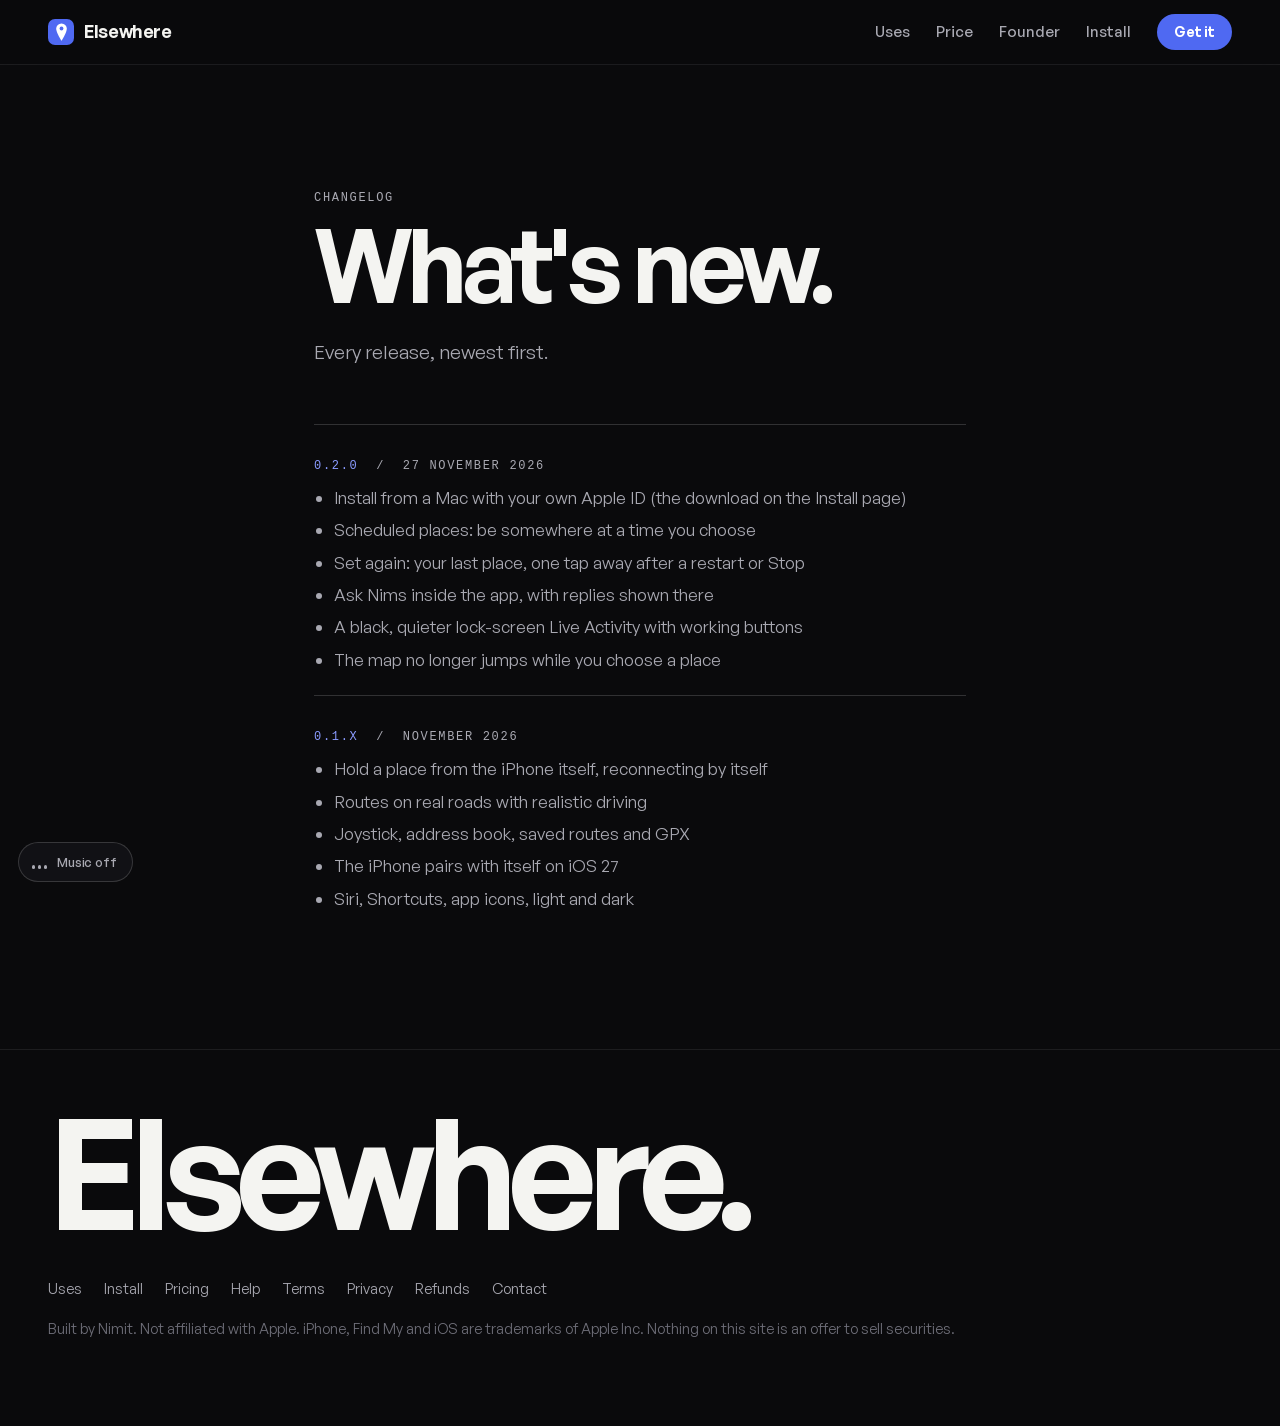
<file: changelog.html>
<!doctype html>
<html lang="en">
<head>
<meta charset="utf-8">
<meta http-equiv="Content-Security-Policy" content="default-src 'self'; script-src 'self' 'unsafe-inline' https://cdn.jsdelivr.net; style-src 'self' 'unsafe-inline'; font-src 'self'; img-src 'self' data: https:; connect-src 'self' https://btatbozstmkrfsfphriy.supabase.co https://polar.sh https://*.polar.sh; frame-src https://polar.sh https://*.polar.sh; form-action 'self'; base-uri 'self'; object-src 'none'">
<meta name="referrer" content="strict-origin-when-cross-origin">
<meta name="viewport" content="width=device-width, initial-scale=1, viewport-fit=cover">
<title>What's new. Elsewhere</title>
<meta name="description" content="Elsewhere sets your own iPhone's location, from the iPhone itself, and holds it. Find My and every other app see the place you picked. No jailbreak, no computer after setup.">
<link rel="canonical" href="https://elsewheres.live/changelog">
<link rel="preload" href="/fonts/general-sans-600.woff2" as="font" type="font/woff2" crossorigin>
<link rel="preload" href="/fonts/general-sans-400.woff2" as="font" type="font/woff2" crossorigin>
<link rel="stylesheet" href="/style.css">
<link rel="icon" href="/mark.svg" type="image/svg+xml">
<meta name="theme-color" content="#0a0a0c">
<meta property="og:title" content="Elsewhere. Be anywhere. Stay put.">
<meta property="og:description" content="Pick a place on the map. Your iPhone reports it to Find My and every other app, and stays there.">
<meta property="og:url" content="https://elsewheres.live/">
<meta property="og:type" content="website">
<meta property="og:image" content="https://elsewheres.live/og.png">
<meta property="og:image:width" content="1200">
<meta property="og:image:height" content="630">
<meta name="twitter:card" content="summary_large_image">
</head>
<body class="page">
<header>
  <div class="wrap">
    <a class="brand" href="/">
      <span class="mark"><svg viewBox="156 126 88 132" aria-hidden="true"><path d="M200,252 C200,252 164,196 164,170 A36,36 0 1 1 236,170 C236,196 200,252 200,252 Z" fill="#fff"/><circle cx="200" cy="168" r="13" fill="#4f69f2"/></svg></span>
      Elsewhere
    </a>
    <nav>
      <a href="/uses" class="hide-small">Uses</a>
      <a href="/pricing"  class="hide-small">Price</a>
      <a href="/#founder"  class="hide-small">Founder</a>
      <a href="/install">Install</a>
      <a class="btn small blue" href="/pricing" >Get it</a>
    </nav>
  </div>
</header>
<main>
<section>
  <div class="wrap prose">
    <p class="label">Changelog</p>
    <h1><span class="line"><span>What's new.</span></span></h1>
    <p class="sub">Every release, newest first.</p>
    <div class="release"><p class="label"><b>0.2.0</b> &nbsp;/&nbsp; 27 November 2026</p><ul><li>Install from a Mac with your own Apple ID (the download on the Install page)</li><li>Scheduled places: be somewhere at a time you choose</li><li>Set again: your last place, one tap away after a restart or Stop</li><li>Ask Nims inside the app, with replies shown there</li><li>A black, quieter lock-screen Live Activity with working buttons</li><li>The map no longer jumps while you choose a place</li></ul></div><div class="release"><p class="label"><b>0.1.x</b> &nbsp;/&nbsp; November 2026</p><ul><li>Hold a place from the iPhone itself, reconnecting by itself</li><li>Routes on real roads with realistic driving</li><li>Joystick, address book, saved routes and GPX</li><li>The iPhone pairs with itself on iOS 27</li><li>Siri, Shortcuts, app icons, light and dark</li></ul></div>
  </div>
</section>
</main>
<footer>
  <div class="wrap">
    <p class="big">Elsewhere.</p>
    <div class="links">
      <a href="/uses">Uses</a>
      <a href="/install">Install</a>
      <a href="/pricing">Pricing</a>
      <a href="/help">Help</a>
      <a href="/terms">Terms</a>
      <a href="/privacy">Privacy</a>
      <a href="/refunds">Refunds</a>
      <a href="mailto:nanimswa@gmail.com">Contact</a>
    </div>
    <p>Built by Nimit. Not affiliated with Apple. iPhone, Find My and iOS are trademarks of Apple Inc. Nothing on this site is an offer to sell securities.</p>
  </div>
</footer>
<script src="/phone.js" defer></script>
<script src="/sound.js" defer></script>
</body>
</html>
</file>
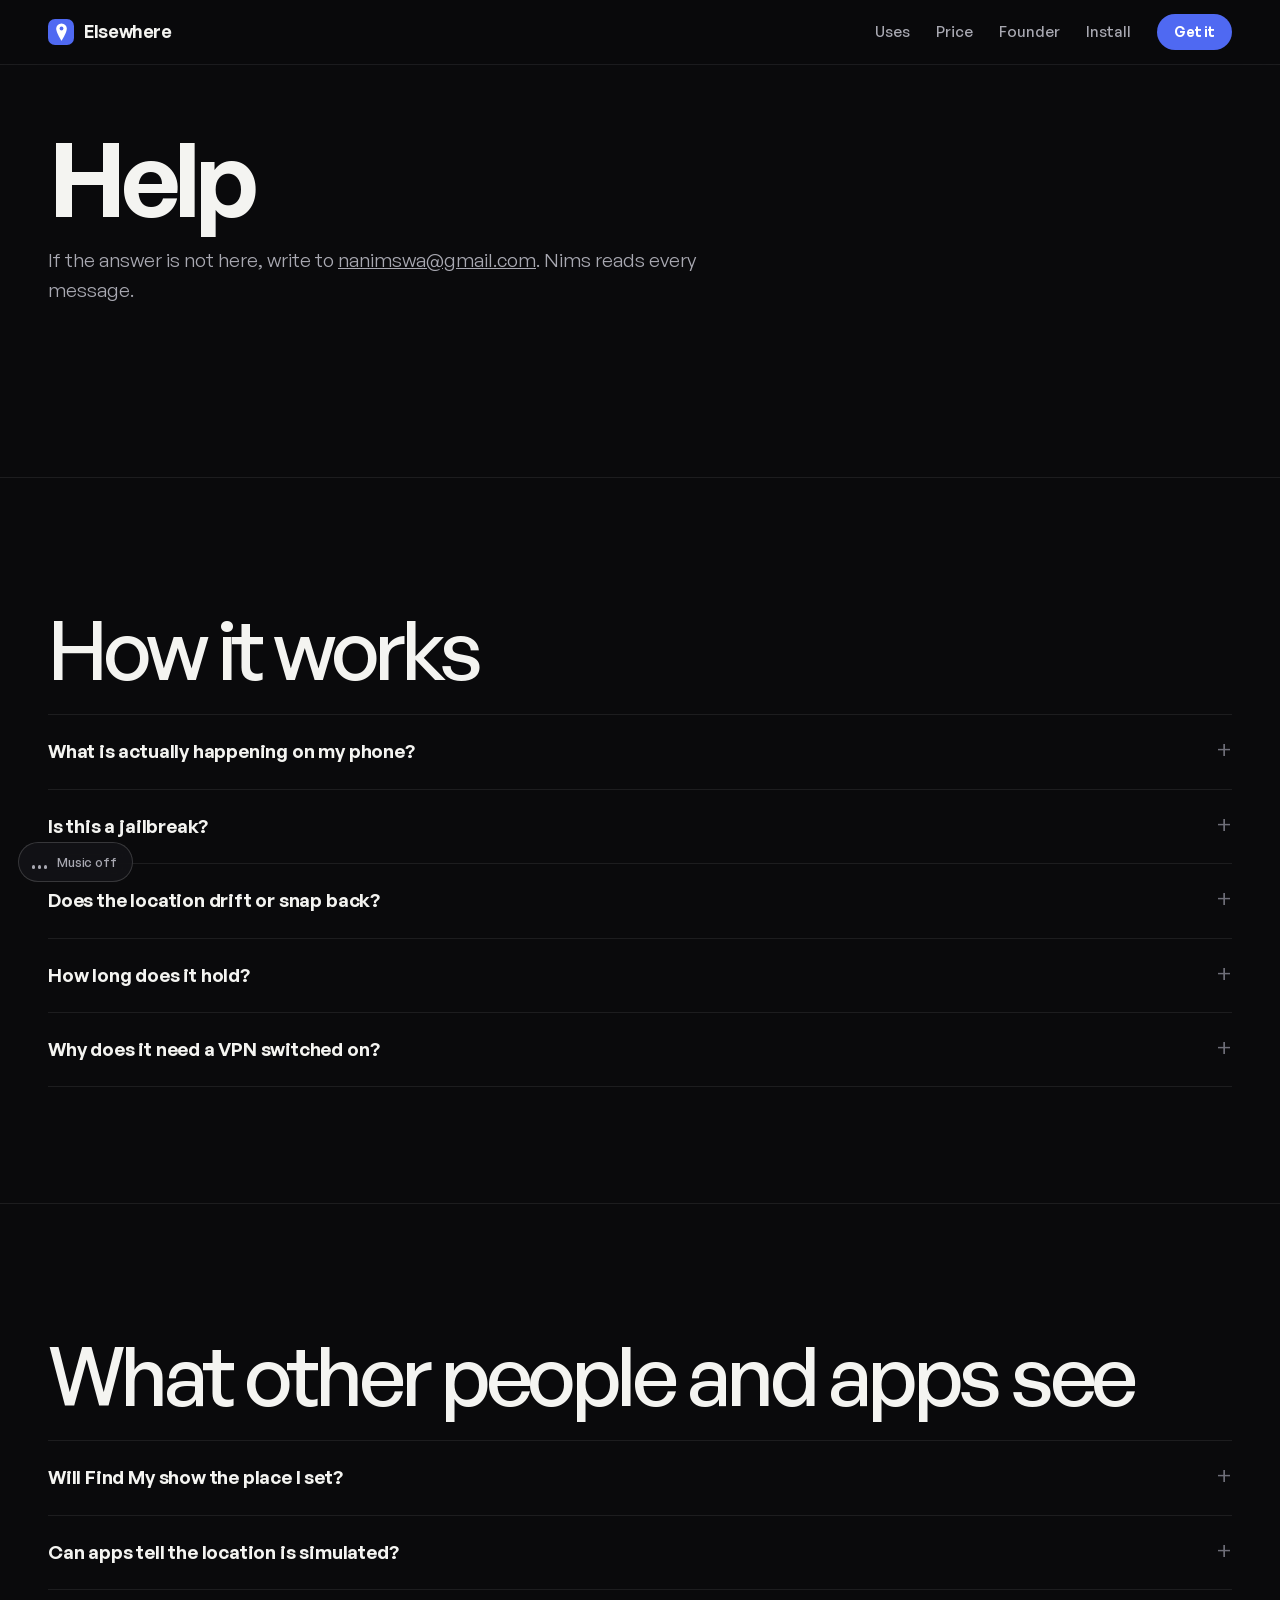
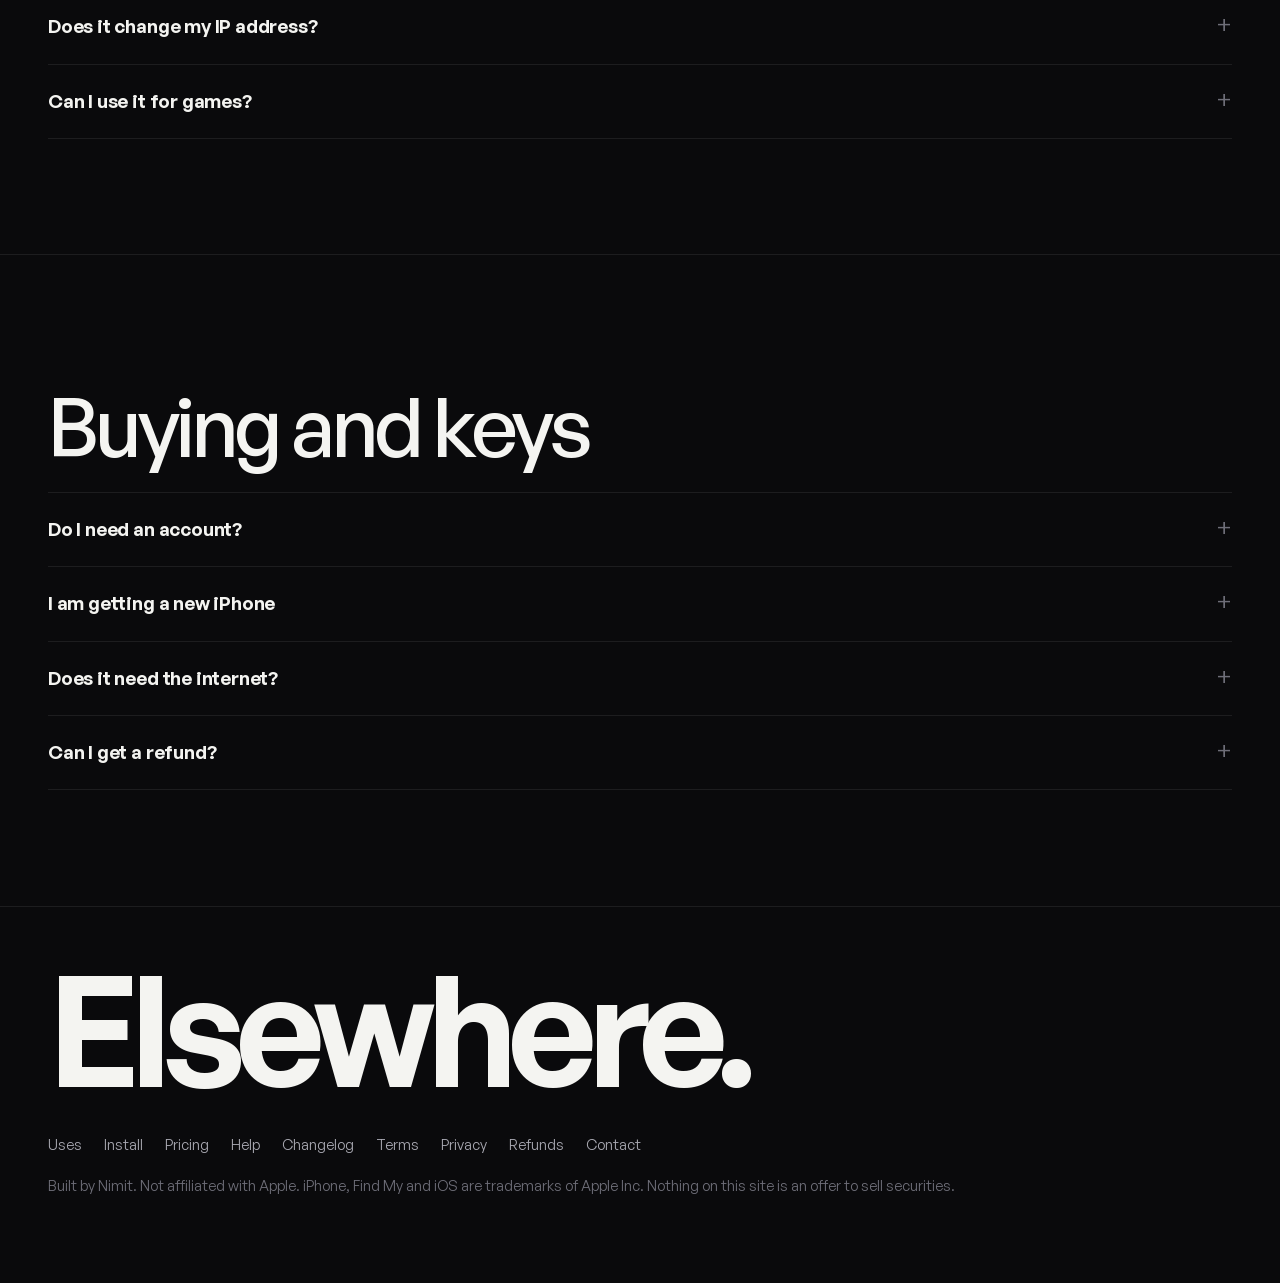
<file: help.html>
<!doctype html>
<html lang="en">
<head>
<meta charset="utf-8">
<meta http-equiv="Content-Security-Policy" content="default-src 'self'; script-src 'self' 'unsafe-inline' https://cdn.jsdelivr.net; style-src 'self' 'unsafe-inline'; font-src 'self'; img-src 'self' data: https:; connect-src 'self' https://btatbozstmkrfsfphriy.supabase.co https://polar.sh https://*.polar.sh; frame-src https://polar.sh https://*.polar.sh; form-action 'self'; base-uri 'self'; object-src 'none'">
<meta name="referrer" content="strict-origin-when-cross-origin">
<meta name="viewport" content="width=device-width, initial-scale=1">
<title>Help. Elsewhere</title>
<meta name="description" content="Answers about Elsewhere: how it sets an iPhone's location, whether it holds, what Find My shows, which apps can tell, and what to do when it will not connect.">
<link rel="canonical" href="https://elsewheres.live/help">
<link rel="stylesheet" href="/style.css">
<link rel="icon" href="/mark.svg" type="image/svg+xml">
<meta property="og:image" content="https://elsewheres.live/og.png">
<meta property="og:image:width" content="1200">
<meta property="og:image:height" content="630">
<meta name="twitter:card" content="summary_large_image">
</head>
<body class="page">

<header>
  <div class="wrap">
    <a class="brand" href="/">
      <span class="mark"><svg viewBox="156 126 88 132" aria-hidden="true"><path d="M200,252 C200,252 164,196 164,170 A36,36 0 1 1 236,170 C236,196 200,252 200,252 Z" fill="#fff"/><circle cx="200" cy="168" r="13" fill="#4f69f2"/></svg></span>
      Elsewhere
    </a>
    <nav>
      <a href="/uses" class="hide-small">Uses</a>
      <a href="/pricing" class="hide-small">Price</a>
      <a href="/#founder" class="hide-small">Founder</a>
      <a href="/install">Install</a>
      <a class="btn small blue" href="/pricing">Get it</a>
    </nav>
  </div>
</header>
<main>

<section class="plain" style="padding-top:56px">
  <div class="wrap">
    <h1>Help</h1>
    <p class="sub">If the answer is not here, write to
    <a href="mailto:nanimswa@gmail.com">nanimswa@gmail.com</a>. Nims reads every message.</p>
  </div>
</section>

<section>
  <div class="wrap">
    <h2>How it works</h2>
    <details>
      <summary>What is actually happening on my phone?</summary>
      <p>iOS has a location simulation tool that Apple built for developers testing apps. Normally
      a Mac drives it over a cable. Elsewhere drives it from the phone itself, over a connection
      that loops back into the phone, so no Mac is involved.</p>
    </details>
    <details>
      <summary>Is this a jailbreak?</summary>
      <p>No. Nothing is unlocked, patched or installed into iOS. You turn on a switch Apple put in
      Settings, and you can turn it off again whenever you want.</p>
    </details>
    <details>
      <summary>Does the location drift or snap back?</summary>
      <p>It should not. iOS forgets a simulated location the moment the connection closes, so
      Elsewhere holds the connection open, sends the same place again, and reconnects if it is
      ever interrupted. The coordinates are exactly the ones you picked and nothing is added to
      them.</p>
    </details>
    <details>
      <summary>How long does it hold?</summary>
      <p>As long as Elsewhere is running, including when the phone is locked. Restarting the phone
      always returns it to its real location, on purpose. Numbers for battery use and for very long
      holds will be published here once they have been measured properly, not estimated.</p>
    </details>
    <details>
      <summary>Why does it need a VPN switched on?</summary>
      <p>Apple's developer service inside iOS only answers connections that look as if they came
      from another device. The helper is a loopback tunnel: it turns the phone's connection back on
      itself and sends nothing to the internet. A version of Elsewhere that does this on its own,
      with no second app, is being built.</p>
    </details>
  </div>
</section>

<section>
  <div class="wrap">
    <h2>What other people and apps see</h2>
    <details>
      <summary>Will Find My show the place I set?</summary>
      <p>Yes. Anyone who can see your location in Find My, including family sharing, sees the place
      you picked, not where you are. Keep that in mind before you set one.</p>
    </details>
    <details>
      <summary>Can apps tell the location is simulated?</summary>
      <p>Some can. iOS attaches a flag to a simulated location and any app is free to look at it.
      Elsewhere does not hide that flag and will not add anything to hide it.</p>
    </details>
    <details>
      <summary>Does it change my IP address?</summary>
      <p>No. Elsewhere changes the location your phone reports, not the way it connects to the
      internet. A website can still see roughly where you are connecting from. If you want that
      changed too you need a real VPN, which is a different thing.</p>
    </details>
    <details>
      <summary>Can I use it for games?</summary>
      <p>Elsewhere is not built or sold for that. It does not hide the simulated flag, games often
      check it, and breaking a game's rules is between you and them.</p>
    </details>
  </div>
</section>

<section>
  <div class="wrap">
    <h2>Buying and keys</h2>
    <details>
      <summary>Do I need an account?</summary>
      <p>No. There is nothing to sign up for. A purchase gives you a licence key that you paste in
      once, and it works on 2 iPhones.</p>
    </details>
    <details>
      <summary>I am getting a new iPhone</summary>
      <p>Free one of your two slots yourself from the link in your receipt, then paste the key on
      the new phone.</p>
    </details>
    <details>
      <summary>Does it need the internet?</summary>
      <p>Setting a location never does. A paid key is checked when there is a connection and keeps
      working for a month without one.</p>
    </details>
    <details>
      <summary>Can I get a refund?</summary>
      <p>If a lifetime plan does not work on your iPhone, yes, within 14 days. Monthly plans and
      day passes are not refundable, which is why there is a free trial. See the
      <a href="/refunds">refund policy</a>.</p>
    </details>
  </div>
</section>

</main>
<footer>
  <div class="wrap">
    <p class="big">Elsewhere.</p>
    <div class="links">
      <a href="/uses">Uses</a>
      <a href="/install">Install</a>
      <a href="/pricing">Pricing</a>
      <a href="/help">Help</a><a href="/changelog">Changelog</a>
      <a href="/terms">Terms</a>
      <a href="/privacy">Privacy</a>
      <a href="/refunds">Refunds</a>
      <a href="mailto:nanimswa@gmail.com">Contact</a>
    </div>
    <p>Built by Nimit. Not affiliated with Apple. iPhone, Find My and iOS are trademarks of Apple Inc. Nothing on this site is an offer to sell securities.</p>
  </div>
</footer>

<script src="/phone.js" defer></script>
<script src="/sound.js" defer></script>
</body>
</html>
</file>
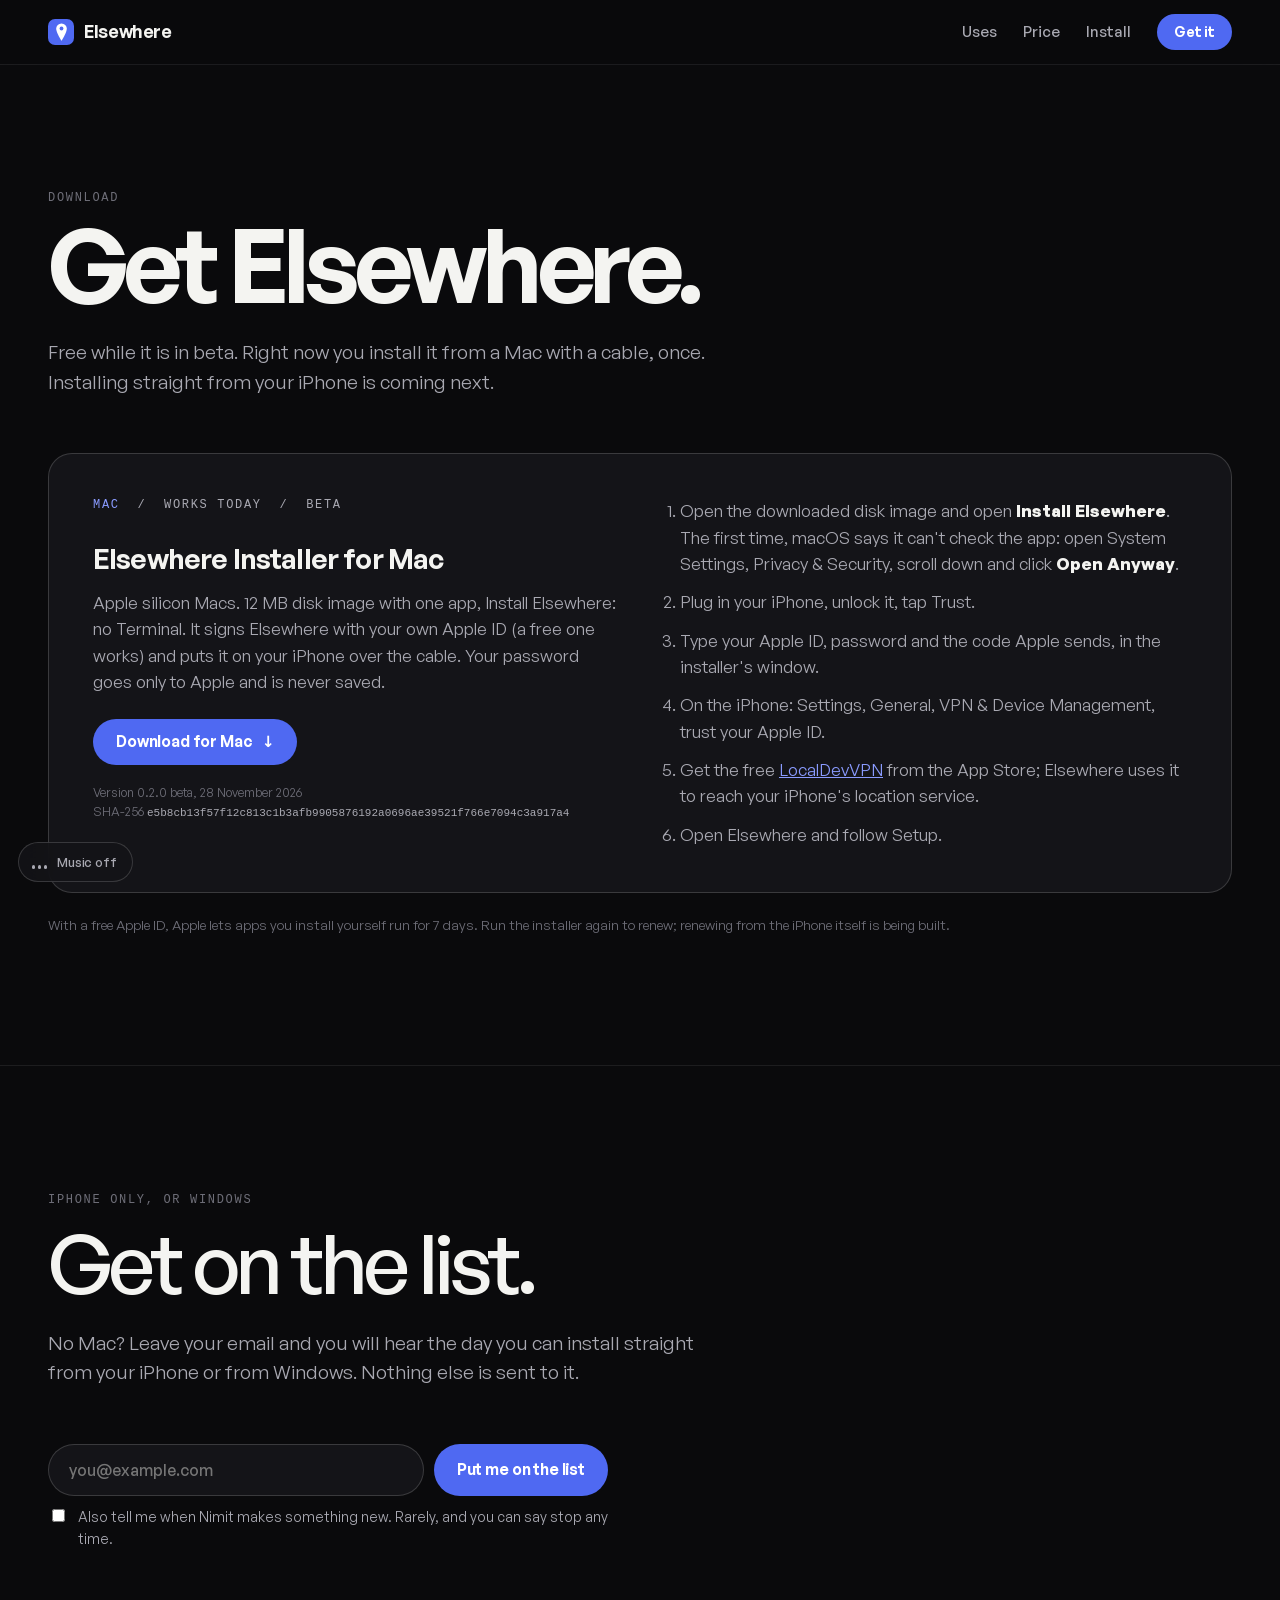
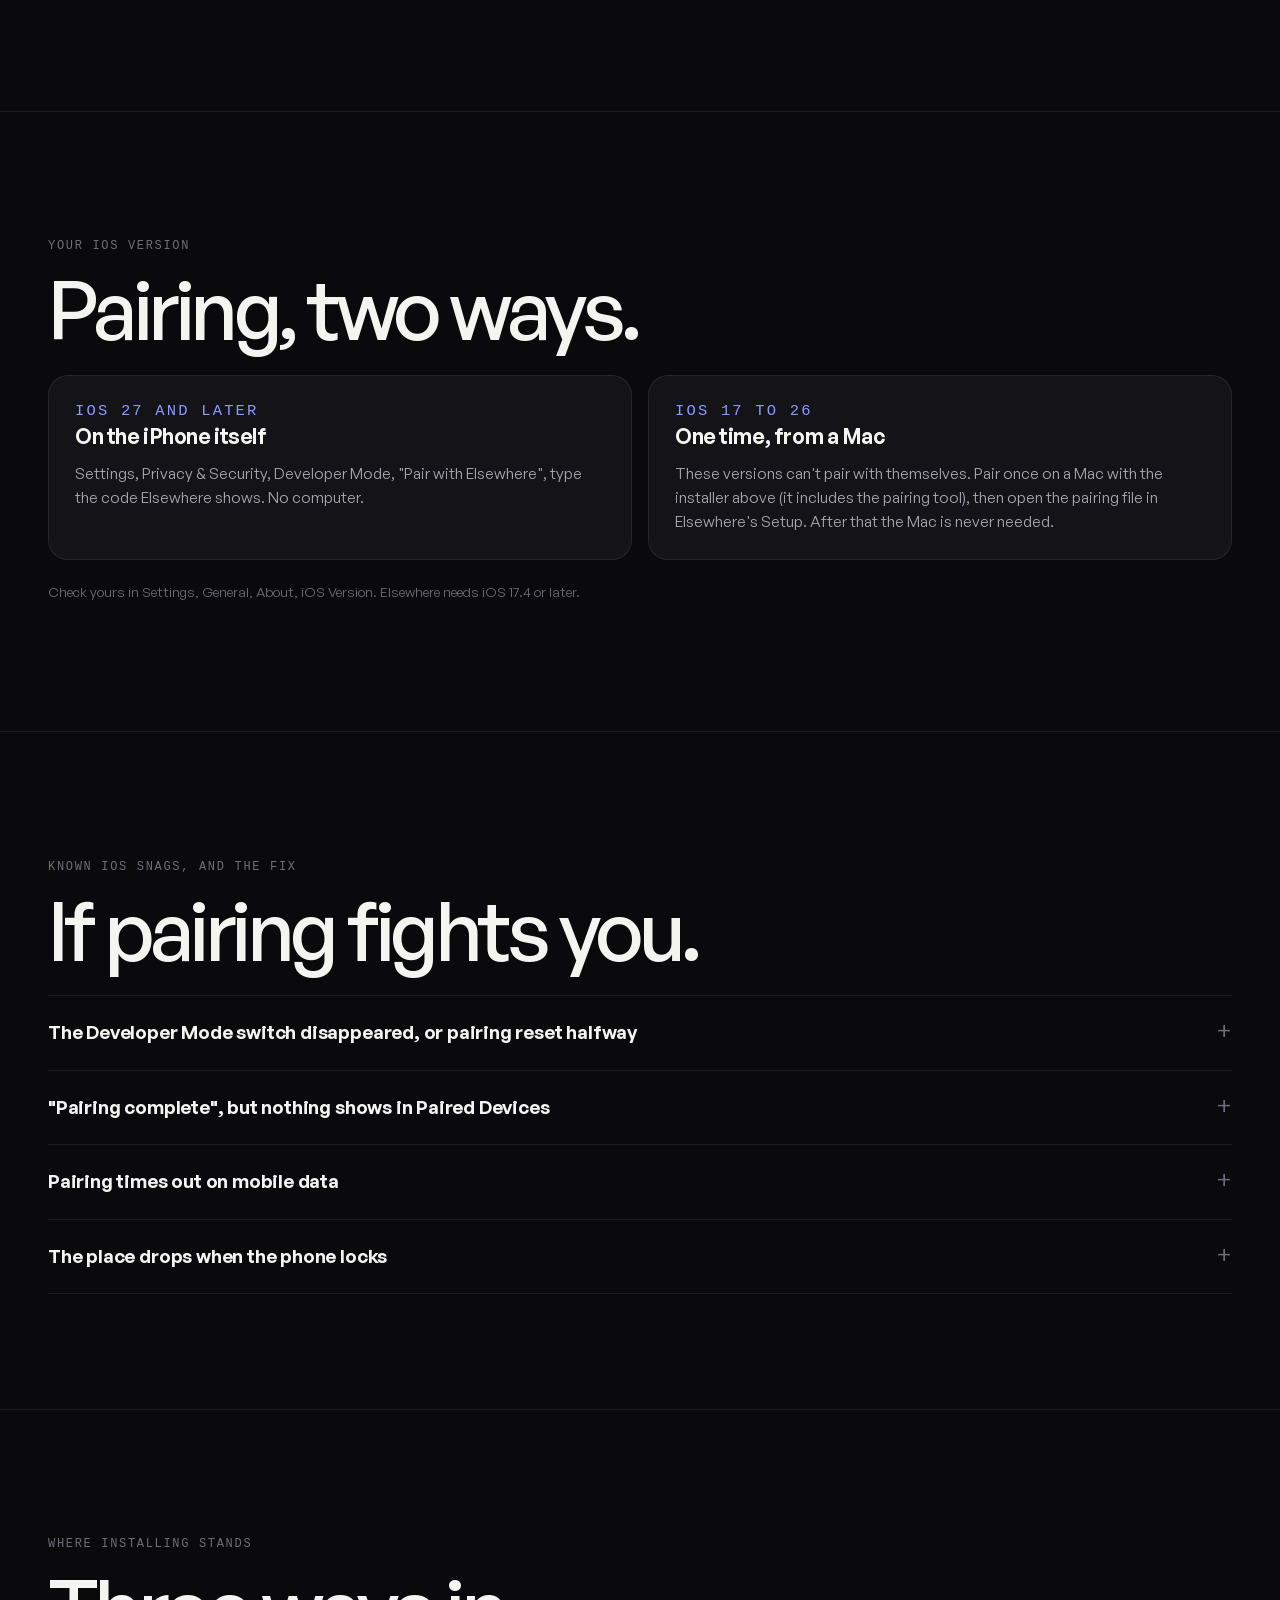
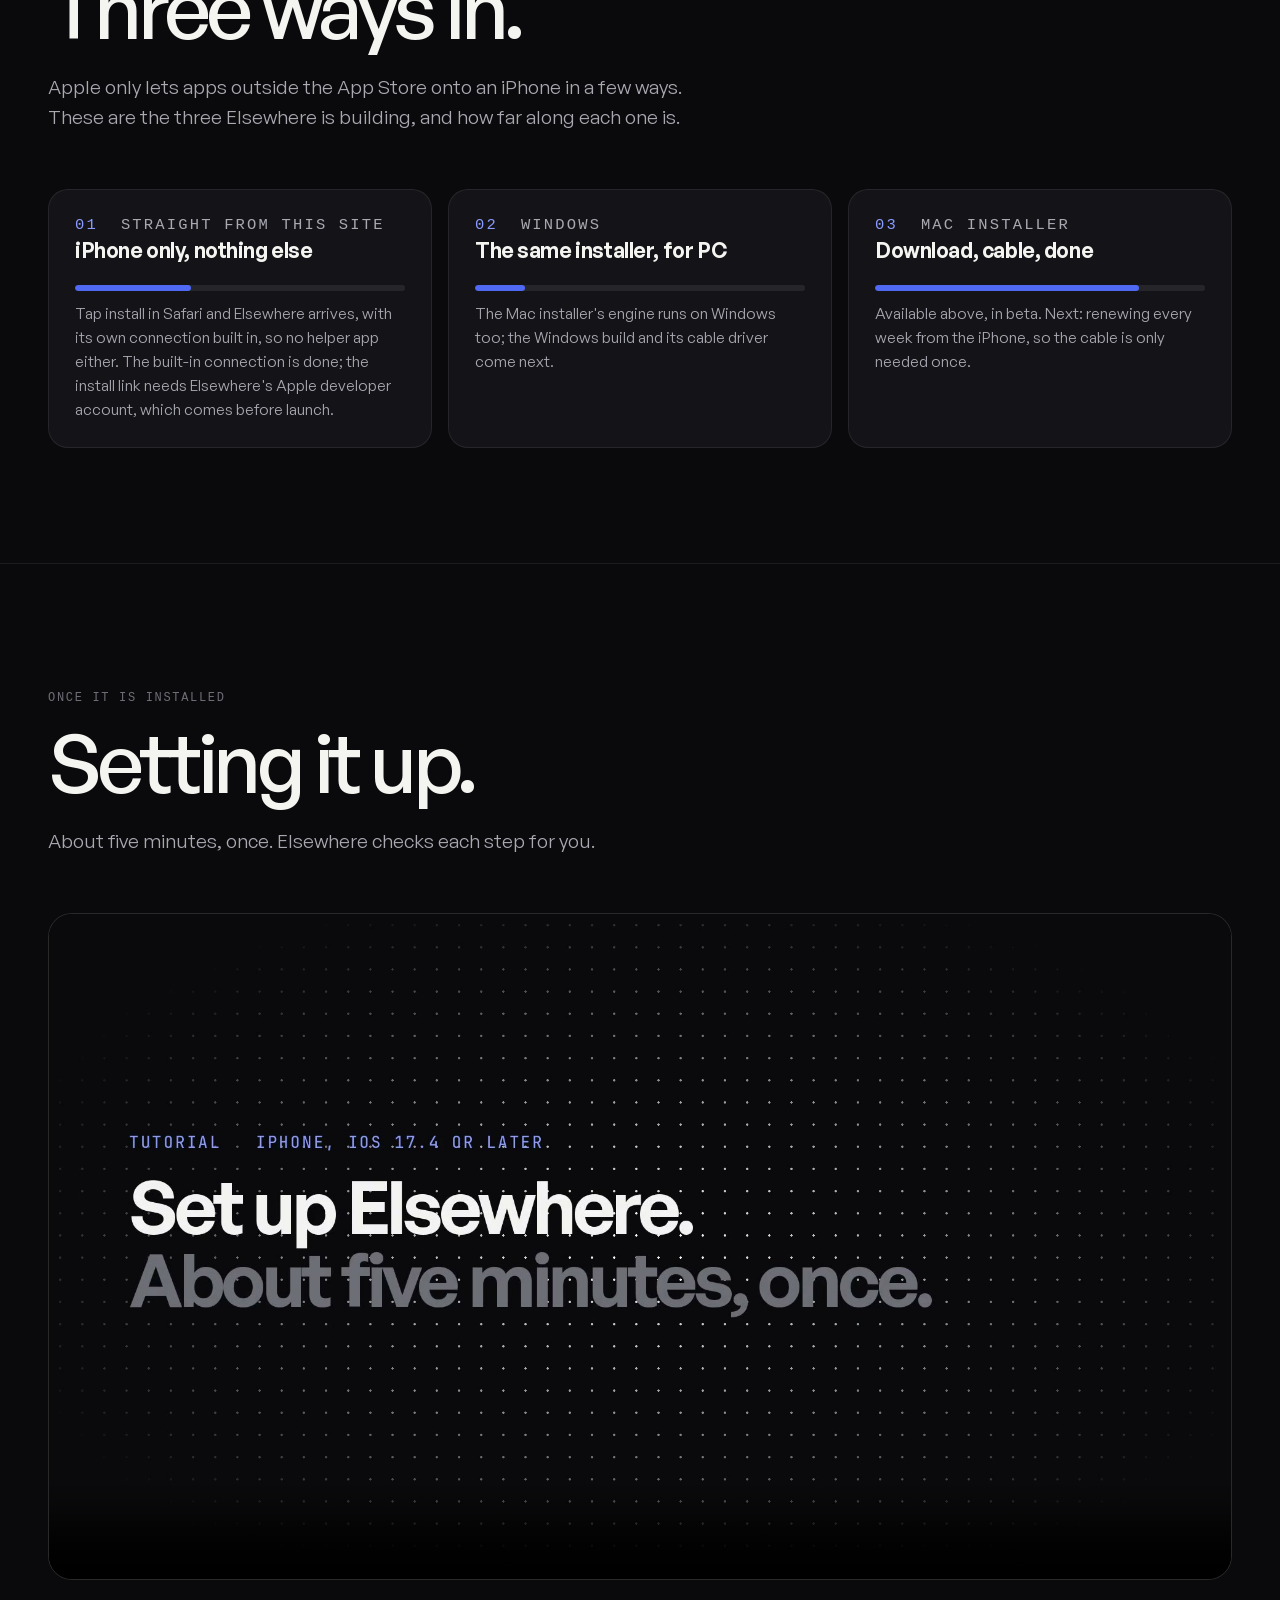
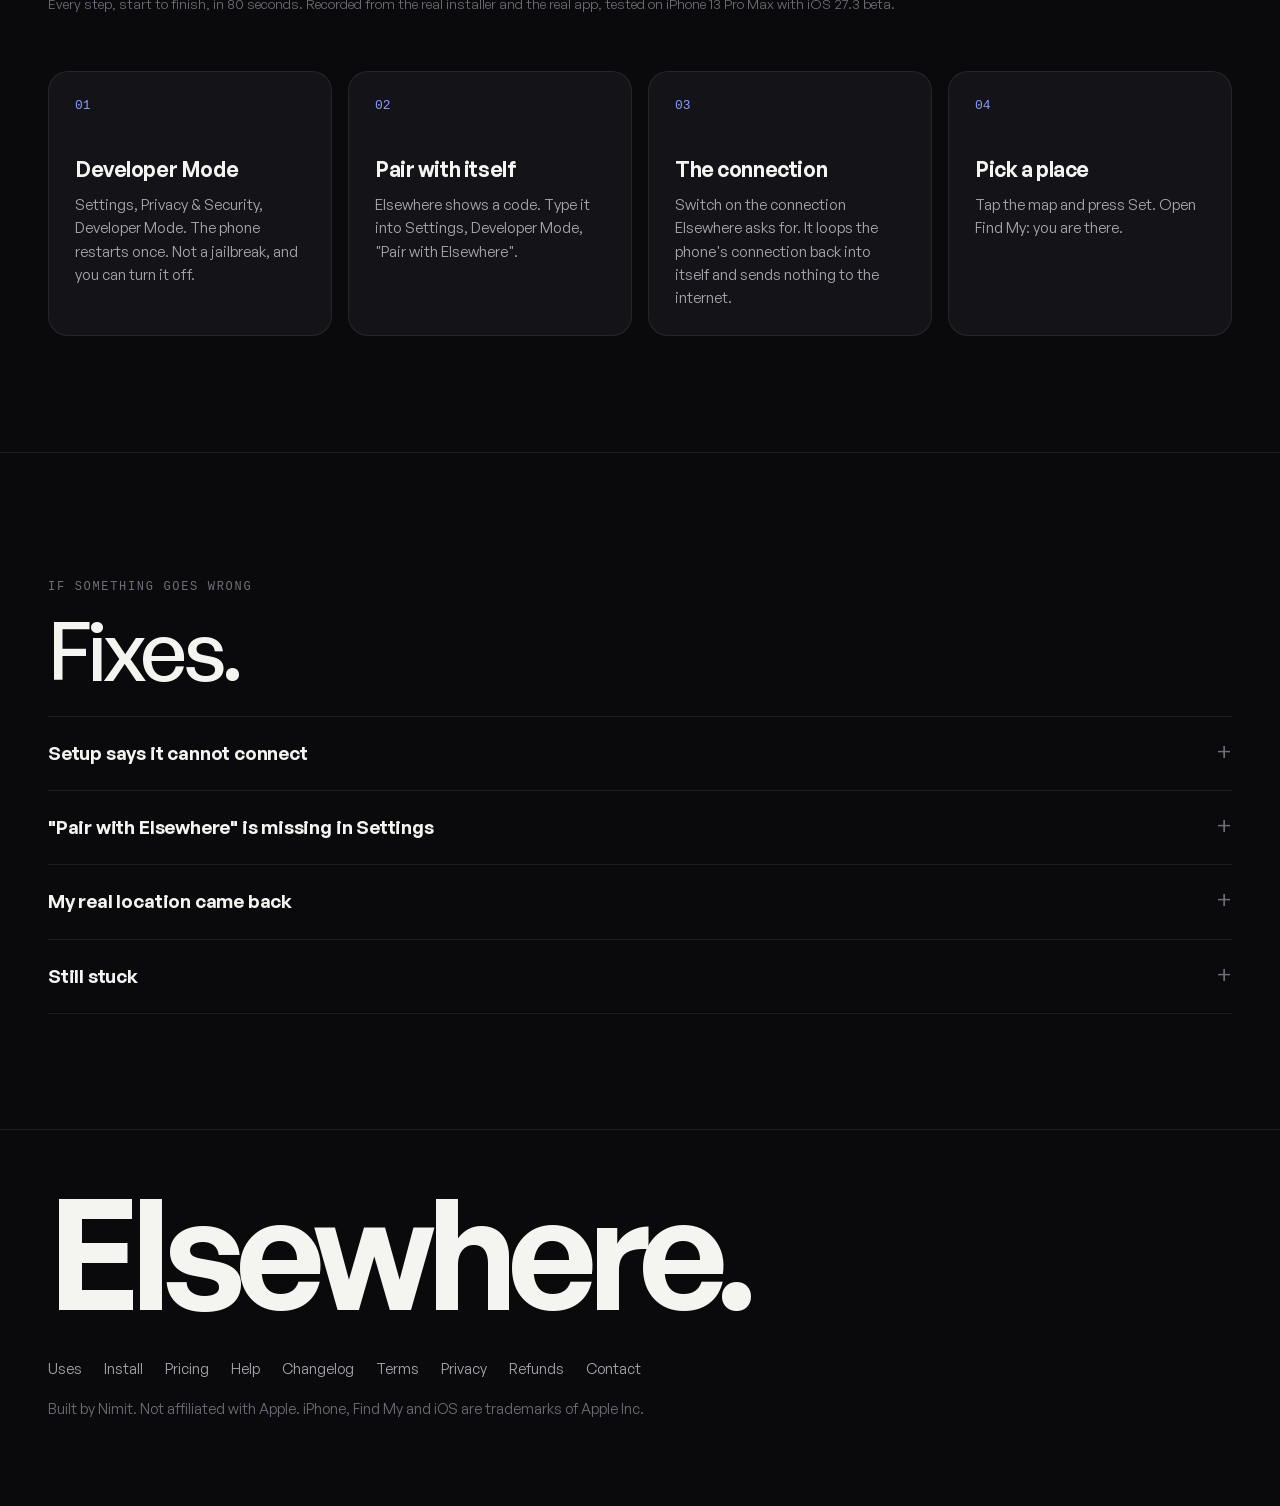
<file: install.html>
<!doctype html>
<html lang="en">
<head>
<meta charset="utf-8">
<meta http-equiv="Content-Security-Policy" content="default-src 'self'; script-src 'self' 'unsafe-inline' https://cdn.jsdelivr.net; style-src 'self' 'unsafe-inline'; font-src 'self'; img-src 'self' data: https:; connect-src 'self' https://btatbozstmkrfsfphriy.supabase.co https://polar.sh https://*.polar.sh; frame-src https://polar.sh https://*.polar.sh; form-action 'self'; base-uri 'self'; object-src 'none'">
<meta name="referrer" content="strict-origin-when-cross-origin">
<meta name="viewport" content="width=device-width, initial-scale=1, viewport-fit=cover">
<title>Install Elsewhere on your iPhone</title>
<meta name="description" content="How to get Elsewhere on your iPhone: where each install route stands, how to join the beta list, and the four setup steps once it is installed.">
<link rel="canonical" href="https://elsewheres.live/install">
<link rel="stylesheet" href="/style.css">
<link rel="icon" href="/mark.svg" type="image/svg+xml">
<meta name="theme-color" content="#0a0a0c">
<meta property="og:image" content="https://elsewheres.live/og.png">
<meta property="og:image:width" content="1200">
<meta property="og:image:height" content="630">
<meta name="twitter:card" content="summary_large_image">
</head>
<body class="page">

<header>
  <div class="wrap">
    <a class="brand" href="/">
      <span class="mark"><svg viewBox="156 126 88 132" aria-hidden="true"><path d="M200,252 C200,252 164,196 164,170 A36,36 0 1 1 236,170 C236,196 200,252 200,252 Z" fill="#fff"/><circle cx="200" cy="168" r="13" fill="#4f69f2"/></svg></span>
      Elsewhere
    </a>
    <nav>
      <a href="/uses" class="hide-small">Uses</a>
      <a href="/pricing" class="hide-small">Price</a>
      <a href="/install">Install</a>
      <a class="btn small blue" href="/pricing">Get it</a>
    </nav>
  </div>
</header>

<main>

<section>
  <div class="wrap">
    <p class="label">Download</p>
    <h1><span class="line"><span>Get Elsewhere.</span></span></h1>
    <p class="sub">Free while it is in beta. Right now you install it from a Mac with a cable, once.
    Installing straight from your iPhone is coming next.</p>

    <div class="download">
      <div>
        <p class="label"><b>Mac</b> &nbsp;/&nbsp; works today &nbsp;/&nbsp; beta</p>
        <h3>Elsewhere Installer for Mac</h3>
        <p>Apple silicon Macs. 12 MB disk image with one app, Install Elsewhere: no Terminal. It signs Elsewhere with your own Apple ID (a free one works) and puts it on your iPhone over the cable. Your password goes only to Apple and is never saved.</p>
        <a class="btn blue" href="/download/Elsewhere-Installer-mac.dmg" download>Download for Mac <span class="arrow">&darr;</span></a>
        <p class="checksum">Version 0.2.0 beta, 28 November 2026<br>SHA-256 <code>e5b8cb13f57f12c813c1b3afb9905876192a0696ae39521f766e7094c3a917a4</code></p>
      </div>
      <ol>
        <li>Open the downloaded disk image and open <b>Install Elsewhere</b>. The first time, macOS says it can't check the app: open System Settings, Privacy &amp; Security, scroll down and click <b>Open Anyway</b>.</li>
        <li>Plug in your iPhone, unlock it, tap Trust.</li>
        <li>Type your Apple ID, password and the code Apple sends, in the installer's window.</li>
        <li>On the iPhone: Settings, General, VPN &amp; Device Management, trust your Apple ID.</li>
        <li>Get the free <a href="https://apps.apple.com/app/localdevvpn/id6755608044" target="_blank" rel="noopener">LocalDevVPN</a> from the App Store; Elsewhere uses it to reach your iPhone's location service.</li>
        <li>Open Elsewhere and follow Setup.</li>
      </ol>
    </div>
    <p class="fine">With a free Apple ID, Apple lets apps you install yourself run for 7 days. Run the installer again to renew; renewing from the iPhone itself is being built.</p>
  </div>
</section>

<section>
  <div class="wrap">
    <p class="label">iPhone only, or Windows</p>
    <h2>Get on the list.</h2>
    <p class="sub">No Mac? Leave your email and you will hear the day you can install straight from your iPhone or from Windows. Nothing else is sent to it.</p>
    <form class="join" id="join">
      <input type="email" name="email" placeholder="you@example.com" required autocomplete="email" aria-label="Email">
      <input type="text" name="website" tabindex="-1" autocomplete="off" aria-hidden="true" style="position:absolute;left:-9999px;width:1px;height:1px;opacity:0">
      <button class="btn blue" type="submit">Put me on the list</button>
      <label class="optin"><input type="checkbox" name="future"> Also tell me when Nimit makes something new. Rarely, and you can say stop any time.</label>
    </form>
    <p class="join-msg" id="join-msg" aria-live="polite"></p>
  </div>
</section>

<section>
  <div class="wrap">
    <p class="label">Your iOS version</p>
    <h2>Pairing, two ways.</h2>
    <div class="cards">
      <div class="card"><p class="label"><b>iOS 27 and later</b></p><h3>On the iPhone itself</h3><p>Settings, Privacy &amp; Security, Developer Mode, "Pair with Elsewhere", type the code Elsewhere shows. No computer.</p></div>
      <div class="card"><p class="label"><b>iOS 17 to 26</b></p><h3>One time, from a Mac</h3><p>These versions can't pair with themselves. Pair once on a Mac with the installer above (it includes the pairing tool), then open the pairing file in Elsewhere's Setup. After that the Mac is never needed.</p></div>
    </div>
    <p class="fine">Check yours in Settings, General, About, iOS Version. Elsewhere needs iOS 17.4 or later.</p>
  </div>
</section>

<section>
  <div class="wrap">
    <p class="label">Known iOS snags, and the fix</p>
    <h2>If pairing fights you.</h2>
    <details><summary>The Developer Mode switch disappeared, or pairing reset halfway</summary><p>The screen locked or the flow was cancelled mid-way. Keep the iPhone unlocked and awake until pairing finishes, then start again from Elsewhere's Setup.</p></details>
    <details><summary>"Pairing complete", but nothing shows in Paired Devices</summary><p>An older pairing with a Mac can block a new one on iOS 27. In Settings, Developer Mode, remove the old Mac pairing, then pair again.</p></details>
    <details><summary>Pairing times out on mobile data</summary><p>iOS only offers new pairings over Wi-Fi. Join any Wi-Fi network for the pairing step; after that, mobile data is fine.</p></details>
    <details><summary>The place drops when the phone locks</summary><p>Leave "Keep running in the background" on in Elsewhere's Settings, and allow Elsewhere's location access when asked, so iOS doesn't pause it.</p></details>
  </div>
</section>

<section>
  <div class="wrap">
    <p class="label">Where installing stands</p>
    <h2>Three ways in.</h2>
    <p class="sub">Apple only lets apps outside the App Store onto an iPhone in a few ways. These are the
    three Elsewhere is building, and how far along each one is.</p>
    <div class="cards">
      <div class="card reveal">
        <p class="label"><b>01</b> &nbsp;Straight from this site</p>
        <h3>iPhone only, nothing else</h3>
        <div class="progress"><i style="width:35%"></i></div>
        <p>Tap install in Safari and Elsewhere arrives, with its own connection built in, so no helper app either. The built-in connection is done; the install link needs Elsewhere's Apple developer account, which comes before launch.</p>
      </div>
      <div class="card reveal d1">
        <p class="label"><b>02</b> &nbsp;Windows</p>
        <h3>The same installer, for PC</h3>
        <div class="progress"><i style="width:15%"></i></div>
        <p>The Mac installer's engine runs on Windows too; the Windows build and its cable driver come next.</p>
      </div>
      <div class="card reveal d2">
        <p class="label"><b>03</b> &nbsp;Mac installer</p>
        <h3>Download, cable, done</h3>
        <div class="progress"><i style="width:80%"></i></div>
        <p>Available above, in beta. Next: renewing every week from the iPhone, so the cable is only needed once.</p>
      </div>
    </div>
  </div>
</section>

<section>
  <div class="wrap">
    <p class="label">Once it is installed</p>
    <h2>Setting it up.</h2>
    <p class="sub">About five minutes, once. Elsewhere checks each step for you.</p>
    <figure class="film">
      <video controls playsinline preload="none" poster="/videos/setup-tutorial.jpg" width="1920" height="1080">
        <source src="/videos/setup-tutorial.mp4" type="video/mp4">
      </video>
      <figcaption>Every step, start to finish, in 80 seconds. Recorded from the real installer and the real app, tested on iPhone 13 Pro Max with iOS 27.3 beta.</figcaption>
    </figure>
    <ol class="steps">
      <li class="reveal"><h3>Developer Mode</h3><p>Settings, Privacy &amp; Security, Developer Mode. The phone restarts once. Not a jailbreak, and you can turn it off.</p></li>
      <li class="reveal d1"><h3>Pair with itself</h3><p>Elsewhere shows a code. Type it into Settings, Developer Mode, "Pair with Elsewhere".</p></li>
      <li class="reveal d2"><h3>The connection</h3><p>Switch on the connection Elsewhere asks for. It loops the phone's connection back into itself and sends nothing to the internet.</p></li>
      <li class="reveal d3"><h3>Pick a place</h3><p>Tap the map and press Set. Open Find My: you are there.</p></li>
    </ol>
  </div>
</section>

<section>
  <div class="wrap">
    <p class="label">If something goes wrong</p>
    <h2>Fixes.</h2>
    <details><summary>Setup says it cannot connect</summary><p>The connection is almost always switched off. Check Settings, VPN. Only one VPN can be on at a time.</p></details>
    <details><summary>"Pair with Elsewhere" is missing in Settings</summary><p>Developer Mode has to be on, and Elsewhere has to be open on its Setup screen while you look.</p></details>
    <details><summary>My real location came back</summary><p>The phone restarted or the connection was switched off. Open Elsewhere and tap Set again.</p></details>
    <details><summary>Still stuck</summary><p>Open Elsewhere, Settings, Help centre, Ask Nims, and say which step you are on. Or write to <a href="mailto:nanimswa@gmail.com" style="color:var(--blue-2)">nanimswa@gmail.com</a>.</p></details>
  </div>
</section>

</main>

<footer>
  <div class="wrap">
    <p class="big">Elsewhere.</p>
    <div class="links">
      <a href="/uses">Uses</a><a href="/install">Install</a><a href="/pricing">Pricing</a><a href="/help">Help</a><a href="/changelog">Changelog</a>
      <a href="/terms">Terms</a><a href="/privacy">Privacy</a><a href="/refunds">Refunds</a><a href="mailto:nanimswa@gmail.com">Contact</a>
    </div>
    <p>Built by Nimit. Not affiliated with Apple. iPhone, Find My and iOS are trademarks of Apple Inc.</p>
  </div>
</footer>

<script src="/phone.js" defer></script>
<script src="/sound.js" defer></script>
<script>
// The beta list goes to the same inbox as questions asked inside the app.
const opened = performance.now();
document.getElementById("join").addEventListener("submit", async (event) => {
  event.preventDefault();
  const form = event.target, msg = document.getElementById("join-msg");
  const email = form.email.value.trim();
  // Spam guard: bots fill the hidden field or submit instantly; people don't sign up many times.
  const tries = Number(localStorage.getItem("elsewhere-list") || 0);
  if (form.website.value || performance.now() - opened < 2500 || tries >= 3) {
    msg.textContent = tries >= 3 ? "You're already on the list." : "Please try again.";
    return;
  }
  const letters = "23456789ABCDEFGHJKMNPQRSTUVWXYZ";
  const pick = new Uint32Array(6); crypto.getRandomValues(pick);
  const ticket = "LS-" + [...pick].map((n) => letters[n % letters.length]).join("");
  const key = "sb_publishable_En8uODvP57LWueV1FxlH_g_5PRa0jqw";
  form.querySelector("button").disabled = true;
  msg.textContent = "Adding you…";
  try {
    const res = await fetch("https://btatbozstmkrfsfphriy.supabase.co/rest/v1/support_tickets", {
      method: "POST",
      headers: { apikey: key, Authorization: "Bearer " + key, "Content-Type": "application/json", Prefer: "return=minimal" },
      body: JSON.stringify({ ticket, secret: crypto.randomUUID(), email, message: "Beta list: please tell me when I can install Elsewhere." + (form.future.checked ? " Also future projects: yes." : "") }),
    });
    if (!res.ok) throw new Error(res.status);
    localStorage.setItem("elsewhere-list", String(tries + 1));
    msg.textContent = "You're on the list. You'll hear the day you can install.";
    form.reset();
  } catch {
    msg.textContent = "That didn't go through. Try again, or write to nanimswa@gmail.com.";
  } finally {
    form.querySelector("button").disabled = false;
  }
});
</script>
</body>
</html>
</file>
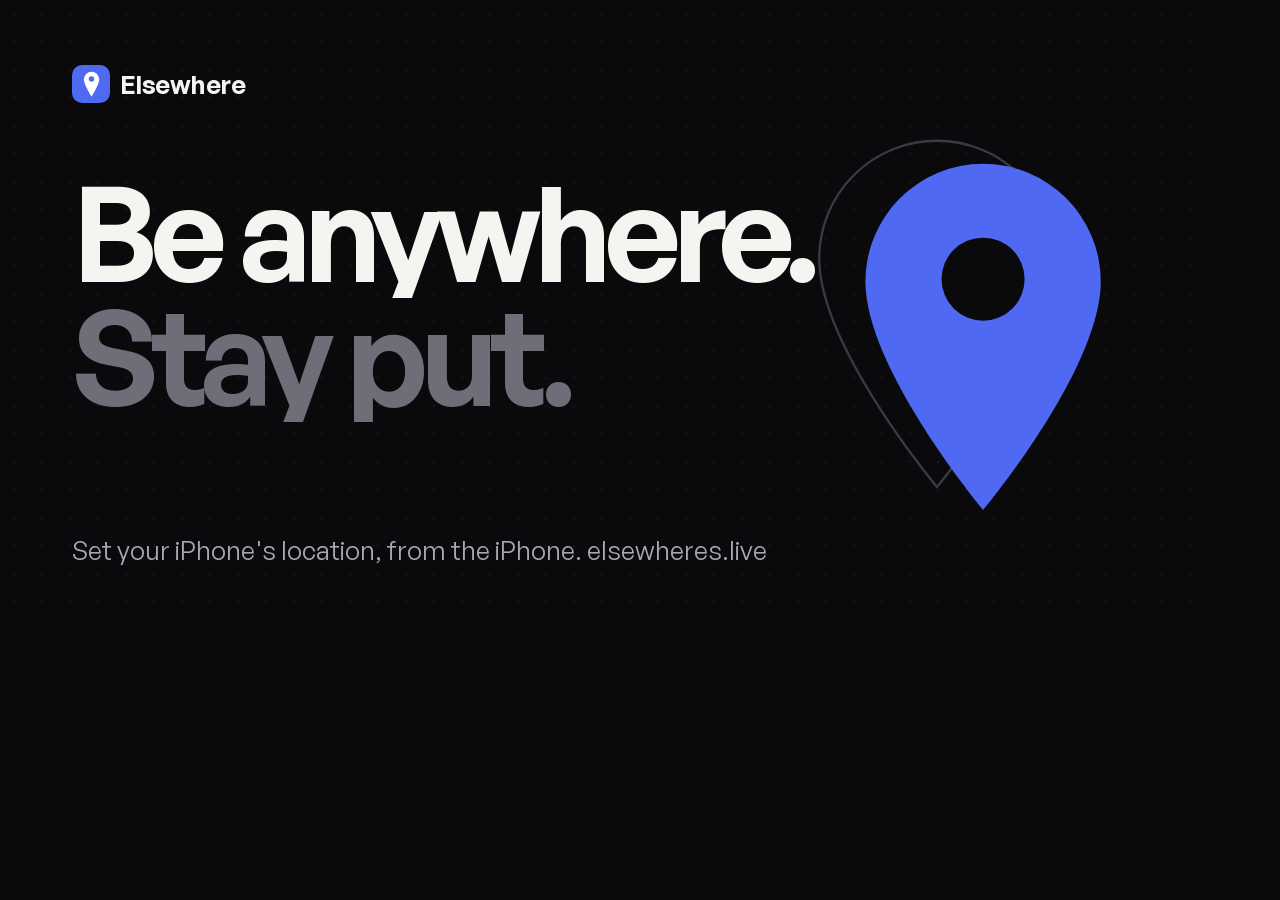
<file: og-card.html>
<!doctype html>
<html lang="en"><head><meta charset="utf-8"><meta name="robots" content="noindex"><link rel="stylesheet" href="/style.css">
<style>
  body { margin: 0; width: 1200px; height: 630px; overflow: hidden; background: #0a0a0c; }
  .og { position: relative; width: 1200px; height: 630px; padding: 64px 72px; box-sizing: border-box; background-image: radial-gradient(rgba(255,255,255,0.06) 1px, transparent 1.2px); background-size: 28px 28px; }
  .og h1 { font-size: 132px; margin: 70px 0 0; line-height: .88; }
  .og h1 .line > span { transform: none; }
  .og .brand { font-size: 26px; }
  .og .brand .mark { width: 38px; height: 38px; border-radius: 10px; }
  .og .brand .mark svg { width: 19px; height: 28px; }
  .og p { position: absolute; left: 72px; bottom: 60px; margin: 0; color: #a9a9b2; font-size: 26px; font-weight: 400; }
  .og svg.pin { position: absolute; right: 90px; top: 120px; width: 300px; }
</style></head><body>
<div class="og">
  <div class="brand"><span class="mark"><svg viewBox="156 126 88 132"><path d="M200,252 C200,252 164,196 164,170 A36,36 0 1 1 236,170 C236,196 200,252 200,252 Z" fill="#fff"/><circle cx="200" cy="168" r="13" fill="#4f69f2"/></svg></span>Elsewhere</div>
  <h1><span class="line"><span>Be anywhere.</span></span><span class="line"><span class="soft">Stay put.</span></span></h1>
  <svg class="pin" viewBox="0 0 260 340"><path d="M110 318C110 318 8 196 8 120A102 102 0 1 1 212 120C212 196 110 318 110 318Z" fill="none" stroke="#3a3a44" stroke-width="2"/><path d="M150 338C150 338 48 216 48 140A102 102 0 1 1 252 140C252 216 150 338 150 338Z" fill="#4f69f2"/><circle cx="150" cy="138" r="36" fill="#0a0a0c"/></svg>
  <p>Set your iPhone's location, from the iPhone. elsewheres.live</p>
</div>
</body></html>
</file>
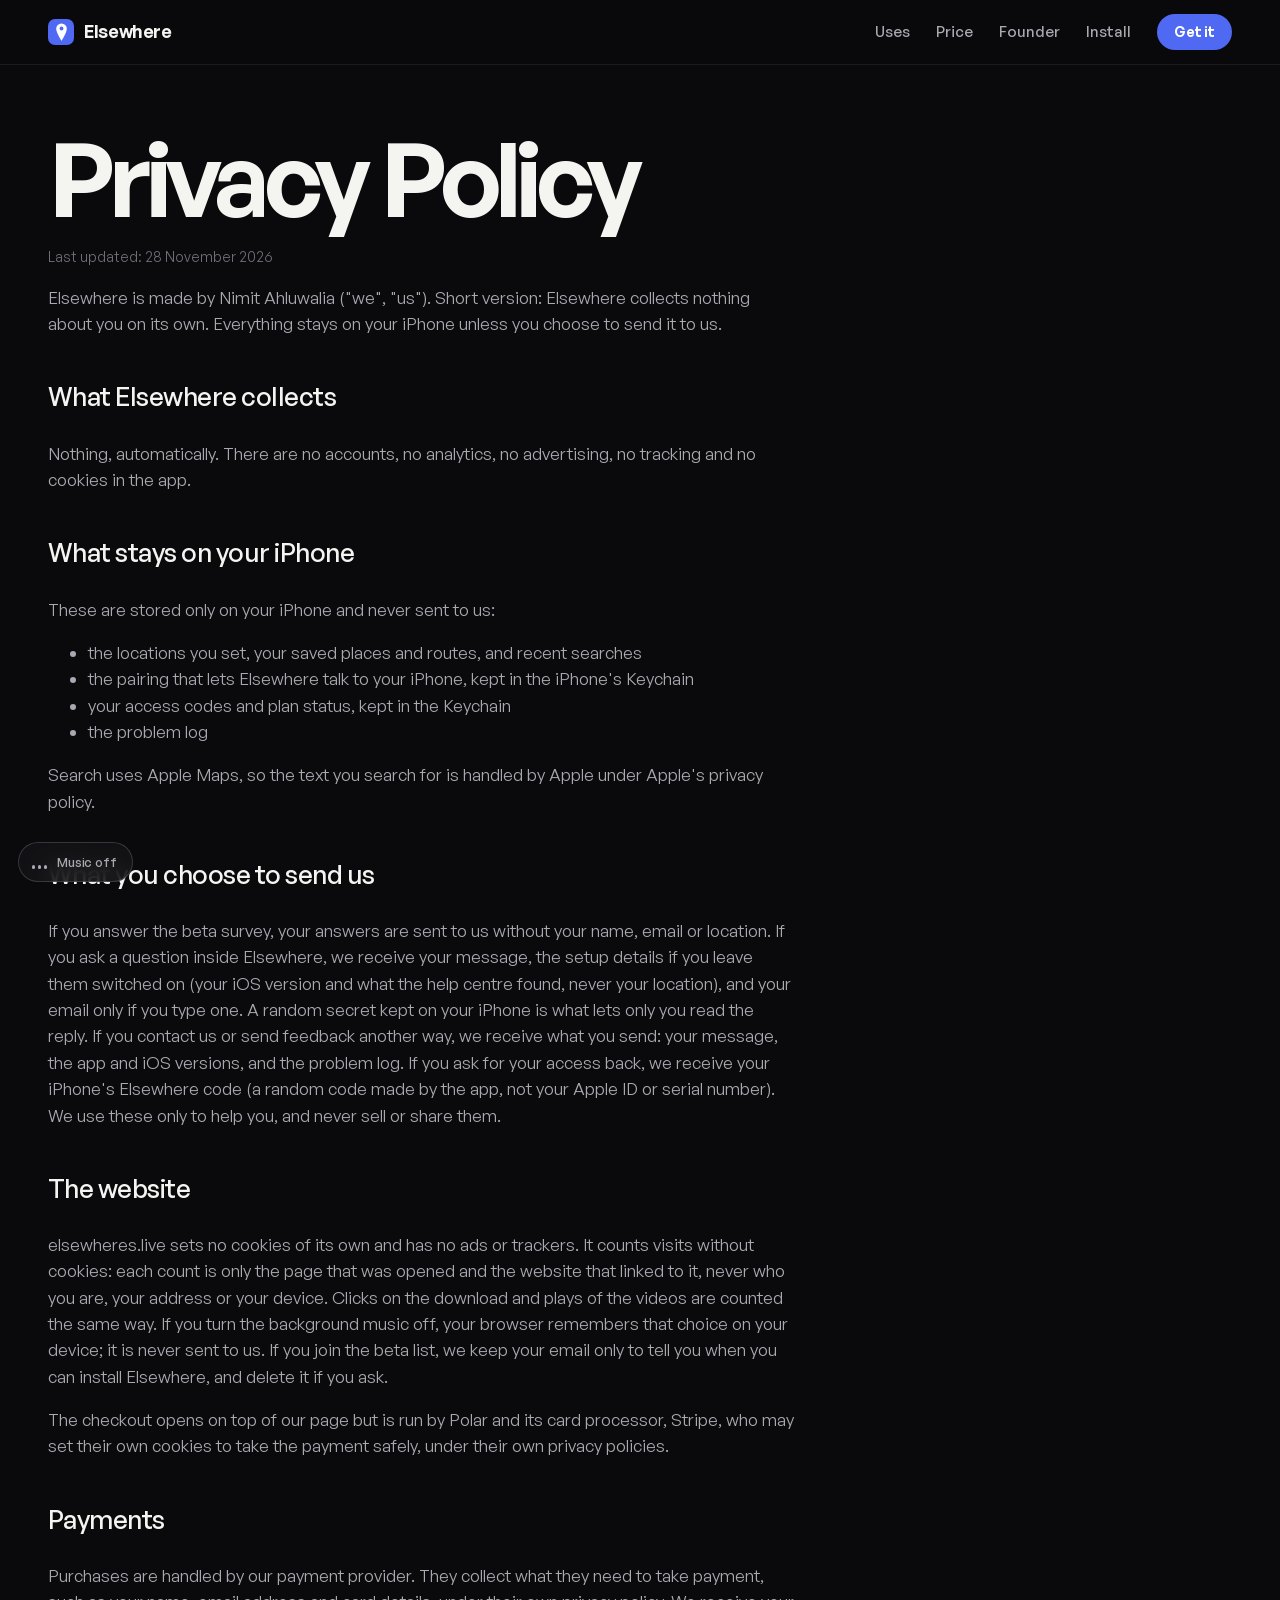
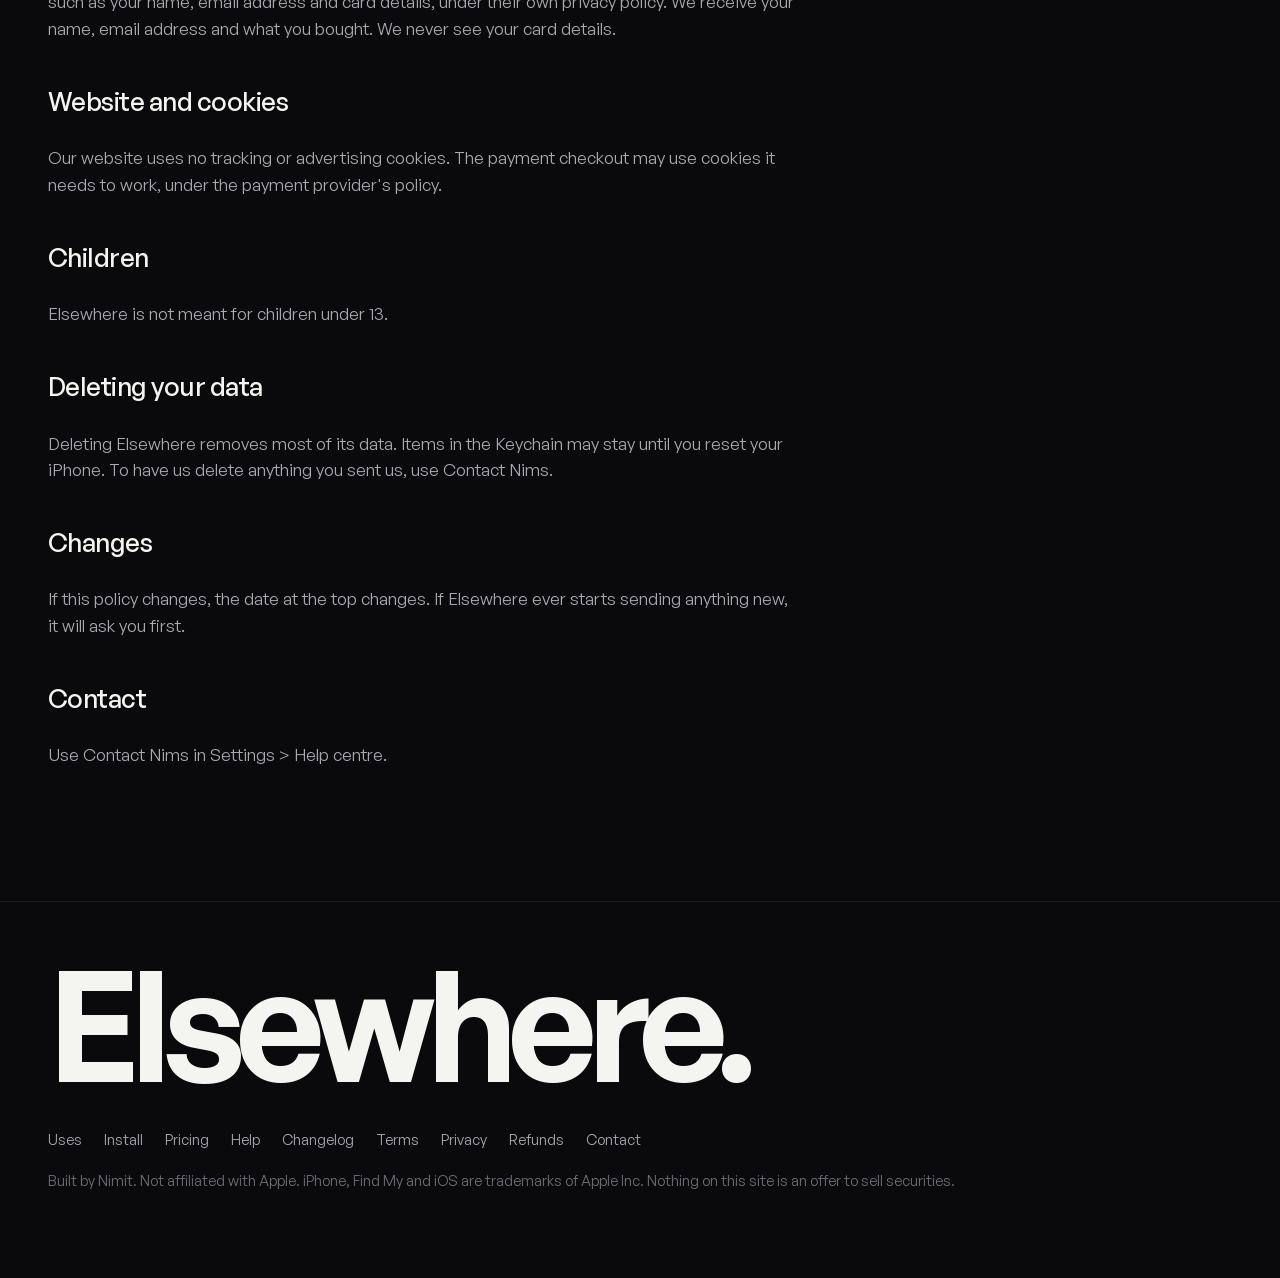
<file: privacy.html>
<!doctype html>
<html lang="en">
<head>
<meta charset="utf-8">
<meta http-equiv="Content-Security-Policy" content="default-src 'self'; script-src 'self' 'unsafe-inline' https://cdn.jsdelivr.net; style-src 'self' 'unsafe-inline'; font-src 'self'; img-src 'self' data: https:; connect-src 'self' https://btatbozstmkrfsfphriy.supabase.co https://polar.sh https://*.polar.sh; frame-src https://polar.sh https://*.polar.sh; form-action 'self'; base-uri 'self'; object-src 'none'">
<meta name="referrer" content="strict-origin-when-cross-origin">
<meta name="viewport" content="width=device-width, initial-scale=1">
<title>Privacy Policy. Elsewhere</title>
<meta name="description" content="Privacy Policy for Elsewhere, the app that sets your own iPhone's location.">
<link rel="canonical" href="https://elsewheres.live/privacy">
<link rel="stylesheet" href="/style.css">
<link rel="icon" href="/mark.svg" type="image/svg+xml">
<meta property="og:image" content="https://elsewheres.live/og.png">
<meta name="twitter:card" content="summary_large_image">
</head>
<body class="page">

<header>
  <div class="wrap">
    <a class="brand" href="/">
      <span class="mark"><svg viewBox="156 126 88 132" aria-hidden="true"><path d="M200,252 C200,252 164,196 164,170 A36,36 0 1 1 236,170 C236,196 200,252 200,252 Z" fill="#fff"/><circle cx="200" cy="168" r="13" fill="#4f69f2"/></svg></span>
      Elsewhere
    </a>
    <nav>
      <a href="/uses" class="hide-small">Uses</a>
      <a href="/pricing" class="hide-small">Price</a>
      <a href="/#founder" class="hide-small">Founder</a>
      <a href="/install">Install</a>
      <a class="btn small blue" href="/pricing">Get it</a>
    </nav>
  </div>
</header>

<main>
<section class="plain" style="padding-top:56px">
  <div class="wrap">
    <article class="prose">
      <h1>Privacy Policy</h1>
      <p class="updated">Last updated: 28 November 2026</p>
      <p>Elsewhere is made by Nimit Ahluwalia ("we", "us"). Short version: Elsewhere collects nothing about you on its own. Everything stays on your iPhone unless you choose to send it to us.</p>
      <h2>What Elsewhere collects</h2>
      <p>Nothing, automatically. There are no accounts, no analytics, no advertising, no tracking and no cookies in the app.</p>
      <h2>What stays on your iPhone</h2>
      <p>These are stored only on your iPhone and never sent to us:</p>
      <ul><li>the locations you set, your saved places and routes, and recent searches</li><li>the pairing that lets Elsewhere talk to your iPhone, kept in the iPhone&#x27;s Keychain</li><li>your access codes and plan status, kept in the Keychain</li><li>the problem log</li></ul>
      <p>Search uses Apple Maps, so the text you search for is handled by Apple under Apple&#x27;s privacy policy.</p>
      <h2>What you choose to send us</h2>
      <p>If you answer the beta survey, your answers are sent to us without your name, email or location. If you ask a question inside Elsewhere, we receive your message, the setup details if you leave them switched on (your iOS version and what the help centre found, never your location), and your email only if you type one. A random secret kept on your iPhone is what lets only you read the reply. If you contact us or send feedback another way, we receive what you send: your message, the app and iOS versions, and the problem log. If you ask for your access back, we receive your iPhone&#x27;s Elsewhere code (a random code made by the app, not your Apple ID or serial number). We use these only to help you, and never sell or share them.</p>
      <h2>The website</h2>
      <p>elsewheres.live sets no cookies of its own and has no ads or trackers. It counts visits without cookies: each count is only the page that was opened and the website that linked to it, never who you are, your address or your device. Clicks on the download and plays of the videos are counted the same way. If you turn the background music off, your browser remembers that choice on your device; it is never sent to us. If you join the beta list, we keep your email only to tell you when you can install Elsewhere, and delete it if you ask.</p>
      <p>The checkout opens on top of our page but is run by Polar and its card processor, Stripe, who may set their own cookies to take the payment safely, under their own privacy policies.</p>
      <h2>Payments</h2>
      <p>Purchases are handled by our payment provider. They collect what they need to take payment, such as your name, email address and card details, under their own privacy policy. We receive your name, email address and what you bought. We never see your card details.</p>
      <h2>Website and cookies</h2>
      <p>Our website uses no tracking or advertising cookies. The payment checkout may use cookies it needs to work, under the payment provider&#x27;s policy.</p>
      <h2>Children</h2>
      <p>Elsewhere is not meant for children under 13.</p>
      <h2>Deleting your data</h2>
      <p>Deleting Elsewhere removes most of its data. Items in the Keychain may stay until you reset your iPhone. To have us delete anything you sent us, use Contact Nims.</p>
      <h2>Changes</h2>
      <p>If this policy changes, the date at the top changes. If Elsewhere ever starts sending anything new, it will ask you first.</p>
      <h2>Contact</h2>
      <p>Use Contact Nims in Settings &gt; Help centre.</p>
    </article>
  </div>
</section>
</main>

<footer>
  <div class="wrap">
    <p class="big">Elsewhere.</p>
    <div class="links">
      <a href="/uses">Uses</a>
      <a href="/install">Install</a>
      <a href="/pricing">Pricing</a>
      <a href="/help">Help</a><a href="/changelog">Changelog</a>
      <a href="/terms">Terms</a>
      <a href="/privacy">Privacy</a>
      <a href="/refunds">Refunds</a>
      <a href="mailto:nanimswa@gmail.com">Contact</a>
    </div>
    <p>Built by Nimit. Not affiliated with Apple. iPhone, Find My and iOS are trademarks of Apple Inc. Nothing on this site is an offer to sell securities.</p>
  </div>
</footer>
<script src="/phone.js" defer></script>
<script src="/sound.js" defer></script>

</body>
</html>
</file>
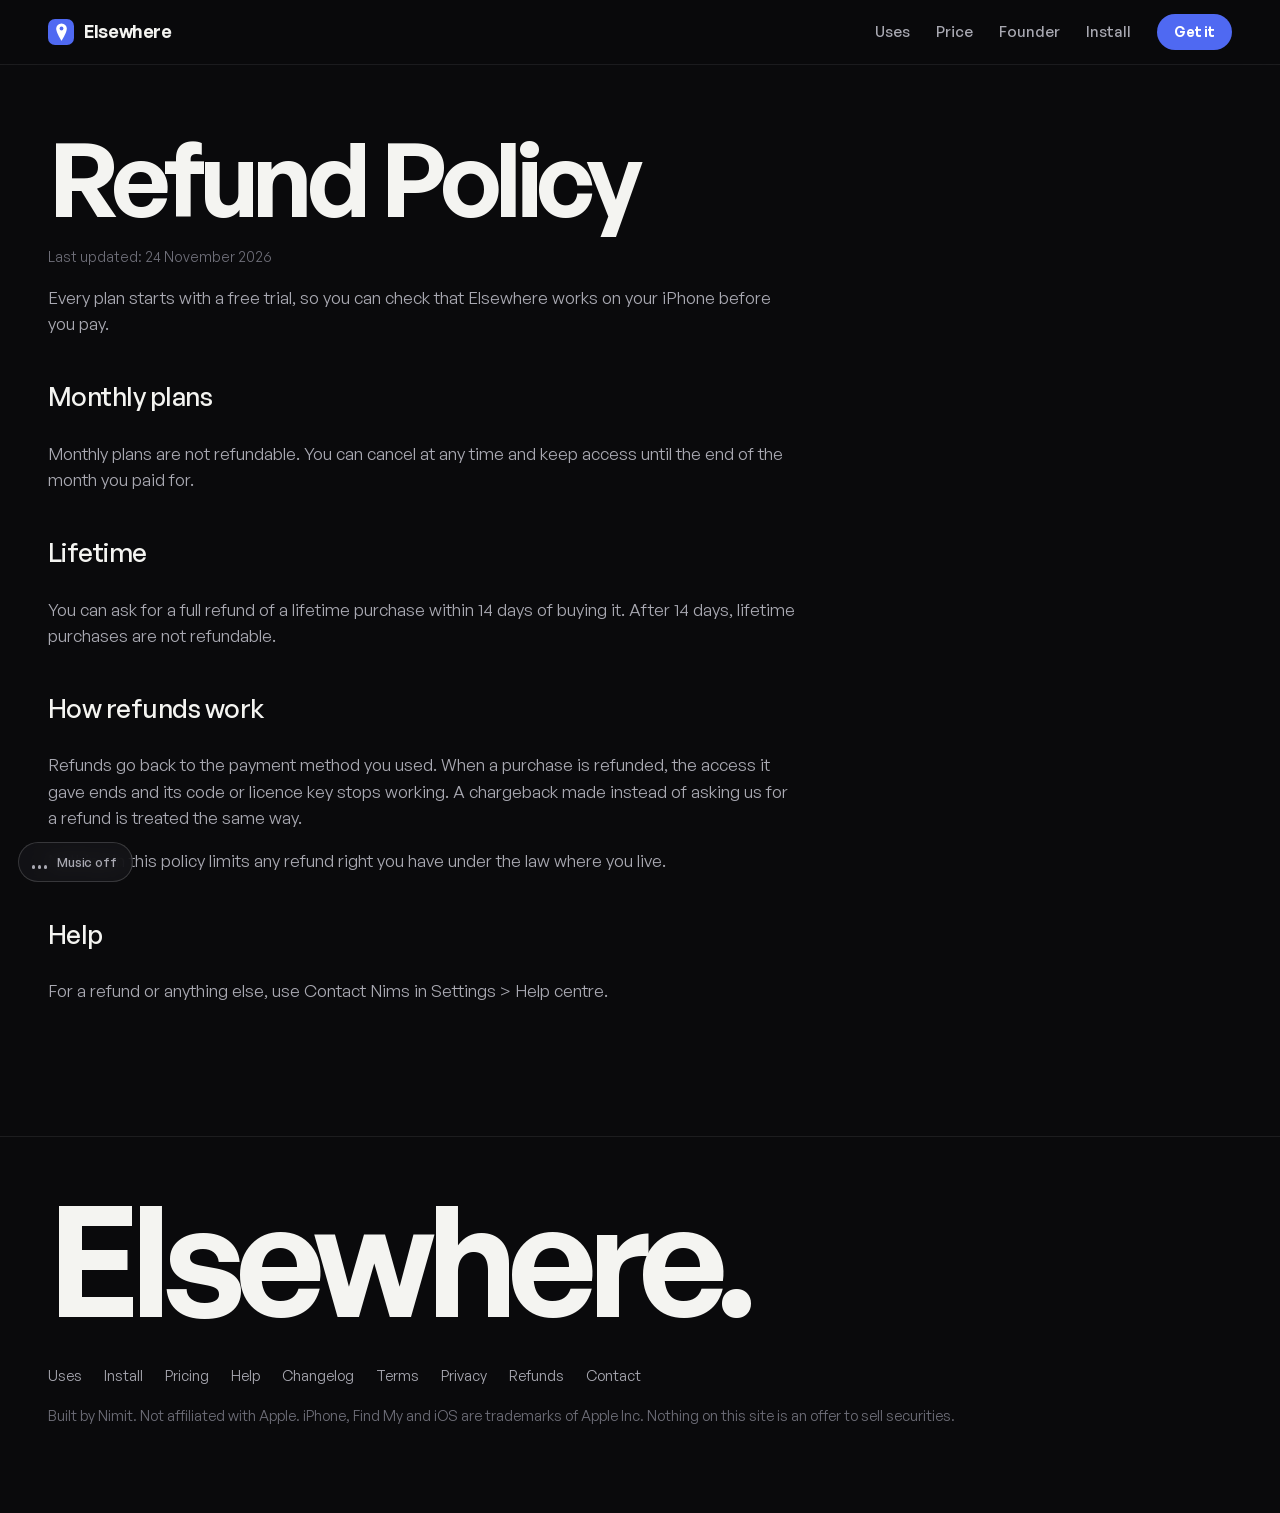
<file: refunds.html>
<!doctype html>
<html lang="en">
<head>
<meta charset="utf-8">
<meta http-equiv="Content-Security-Policy" content="default-src 'self'; script-src 'self' 'unsafe-inline' https://cdn.jsdelivr.net; style-src 'self' 'unsafe-inline'; font-src 'self'; img-src 'self' data: https:; connect-src 'self' https://btatbozstmkrfsfphriy.supabase.co https://polar.sh https://*.polar.sh; frame-src https://polar.sh https://*.polar.sh; form-action 'self'; base-uri 'self'; object-src 'none'">
<meta name="referrer" content="strict-origin-when-cross-origin">
<meta name="viewport" content="width=device-width, initial-scale=1">
<title>Refund Policy. Elsewhere</title>
<meta name="description" content="Refund Policy for Elsewhere, the app that sets your own iPhone's location.">
<link rel="canonical" href="https://elsewheres.live/refunds">
<link rel="stylesheet" href="/style.css">
<link rel="icon" href="/mark.svg" type="image/svg+xml">
<meta property="og:image" content="https://elsewheres.live/og.png">
<meta name="twitter:card" content="summary_large_image">
</head>
<body class="page">

<header>
  <div class="wrap">
    <a class="brand" href="/">
      <span class="mark"><svg viewBox="156 126 88 132" aria-hidden="true"><path d="M200,252 C200,252 164,196 164,170 A36,36 0 1 1 236,170 C236,196 200,252 200,252 Z" fill="#fff"/><circle cx="200" cy="168" r="13" fill="#4f69f2"/></svg></span>
      Elsewhere
    </a>
    <nav>
      <a href="/uses" class="hide-small">Uses</a>
      <a href="/pricing" class="hide-small">Price</a>
      <a href="/#founder" class="hide-small">Founder</a>
      <a href="/install">Install</a>
      <a class="btn small blue" href="/pricing">Get it</a>
    </nav>
  </div>
</header>

<main>
<section class="plain" style="padding-top:56px">
  <div class="wrap">
    <article class="prose">
      <h1>Refund Policy</h1>
      <p class="updated">Last updated: 24 November 2026</p>
      <p>Every plan starts with a free trial, so you can check that Elsewhere works on your iPhone before you pay.</p>
      <h2>Monthly plans</h2>
      <p>Monthly plans are not refundable. You can cancel at any time and keep access until the end of the month you paid for.</p>
      <h2>Lifetime</h2>
      <p>You can ask for a full refund of a lifetime purchase within 14 days of buying it. After 14 days, lifetime purchases are not refundable.</p>
      <h2>How refunds work</h2>
      <p>Refunds go back to the payment method you used. When a purchase is refunded, the access it gave ends and its code or licence key stops working. A chargeback made instead of asking us for a refund is treated the same way.</p>
      <p>Nothing in this policy limits any refund right you have under the law where you live.</p>
      <h2>Help</h2>
      <p>For a refund or anything else, use Contact Nims in Settings &gt; Help centre.</p>
    </article>
  </div>
</section>
</main>

<footer>
  <div class="wrap">
    <p class="big">Elsewhere.</p>
    <div class="links">
      <a href="/uses">Uses</a>
      <a href="/install">Install</a>
      <a href="/pricing">Pricing</a>
      <a href="/help">Help</a><a href="/changelog">Changelog</a>
      <a href="/terms">Terms</a>
      <a href="/privacy">Privacy</a>
      <a href="/refunds">Refunds</a>
      <a href="mailto:nanimswa@gmail.com">Contact</a>
    </div>
    <p>Built by Nimit. Not affiliated with Apple. iPhone, Find My and iOS are trademarks of Apple Inc. Nothing on this site is an offer to sell securities.</p>
  </div>
</footer>
<script src="/phone.js" defer></script>
<script src="/sound.js" defer></script>

</body>
</html>
</file>
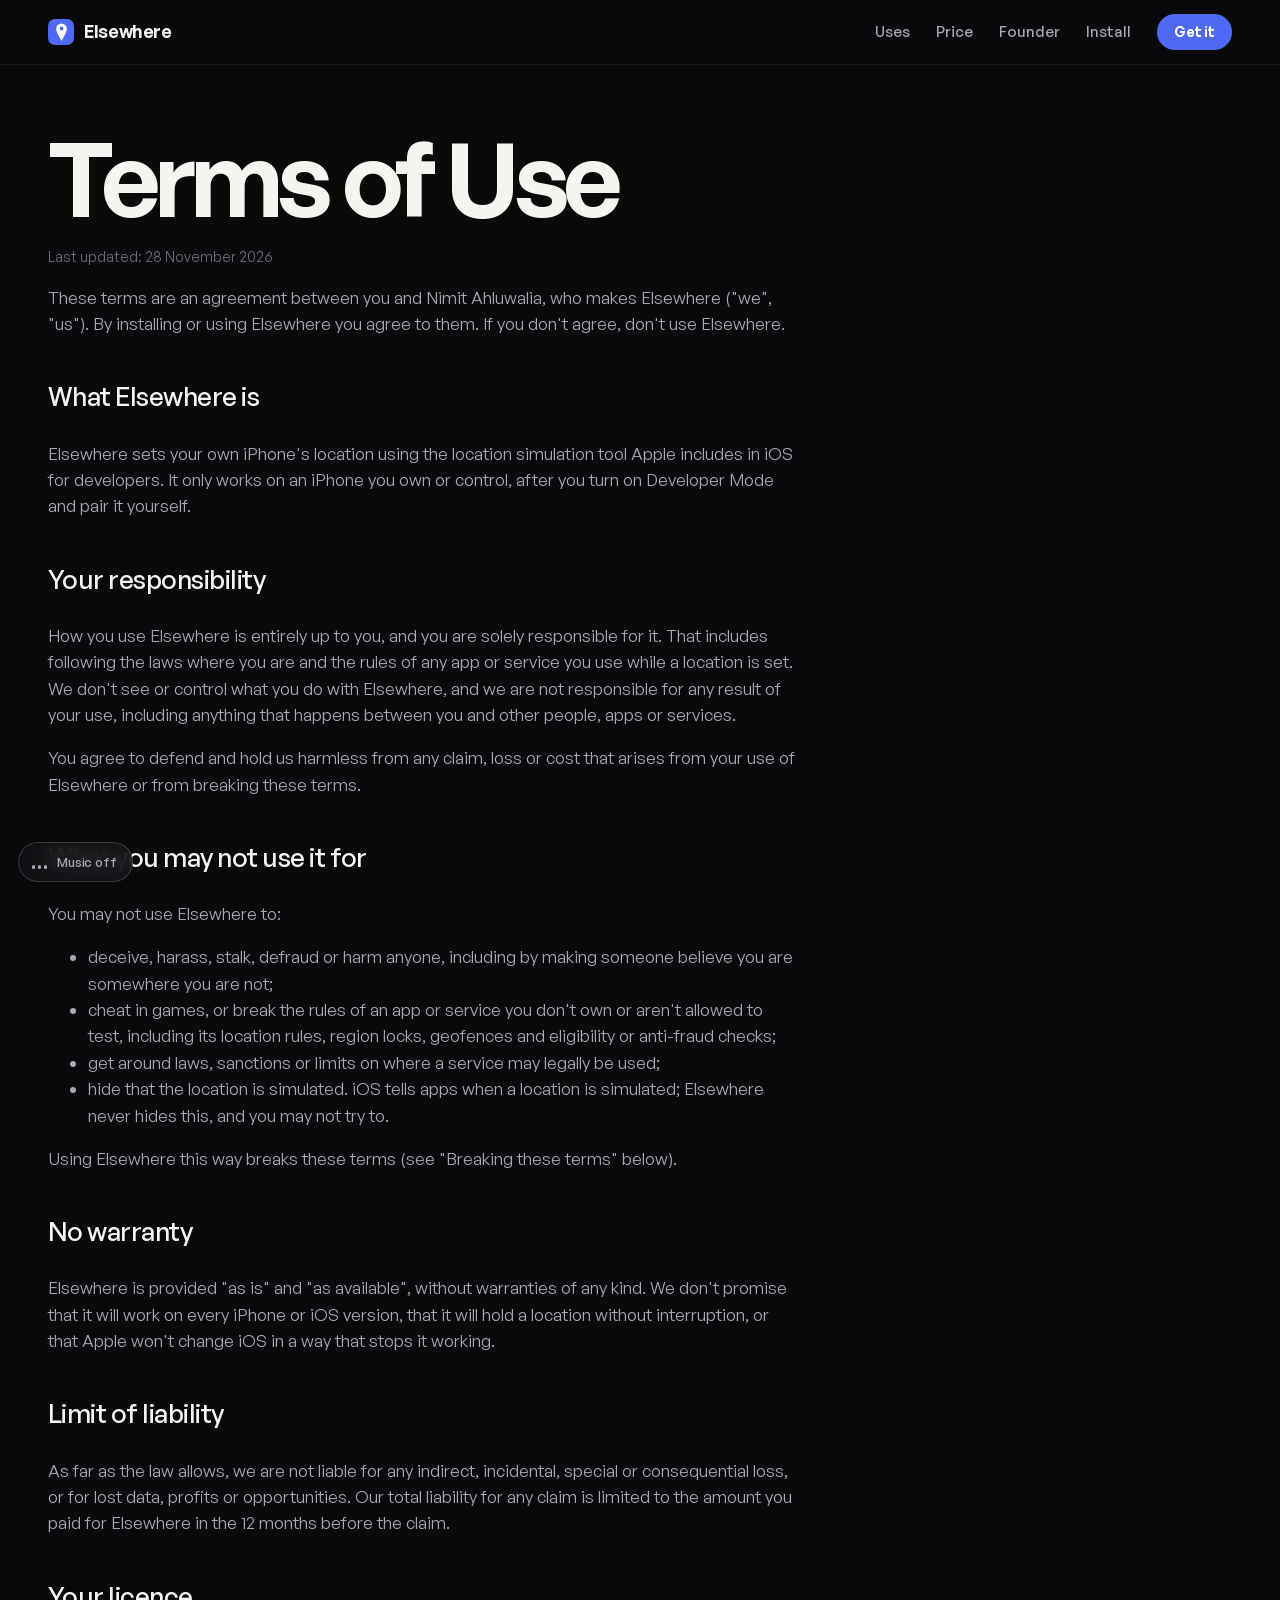
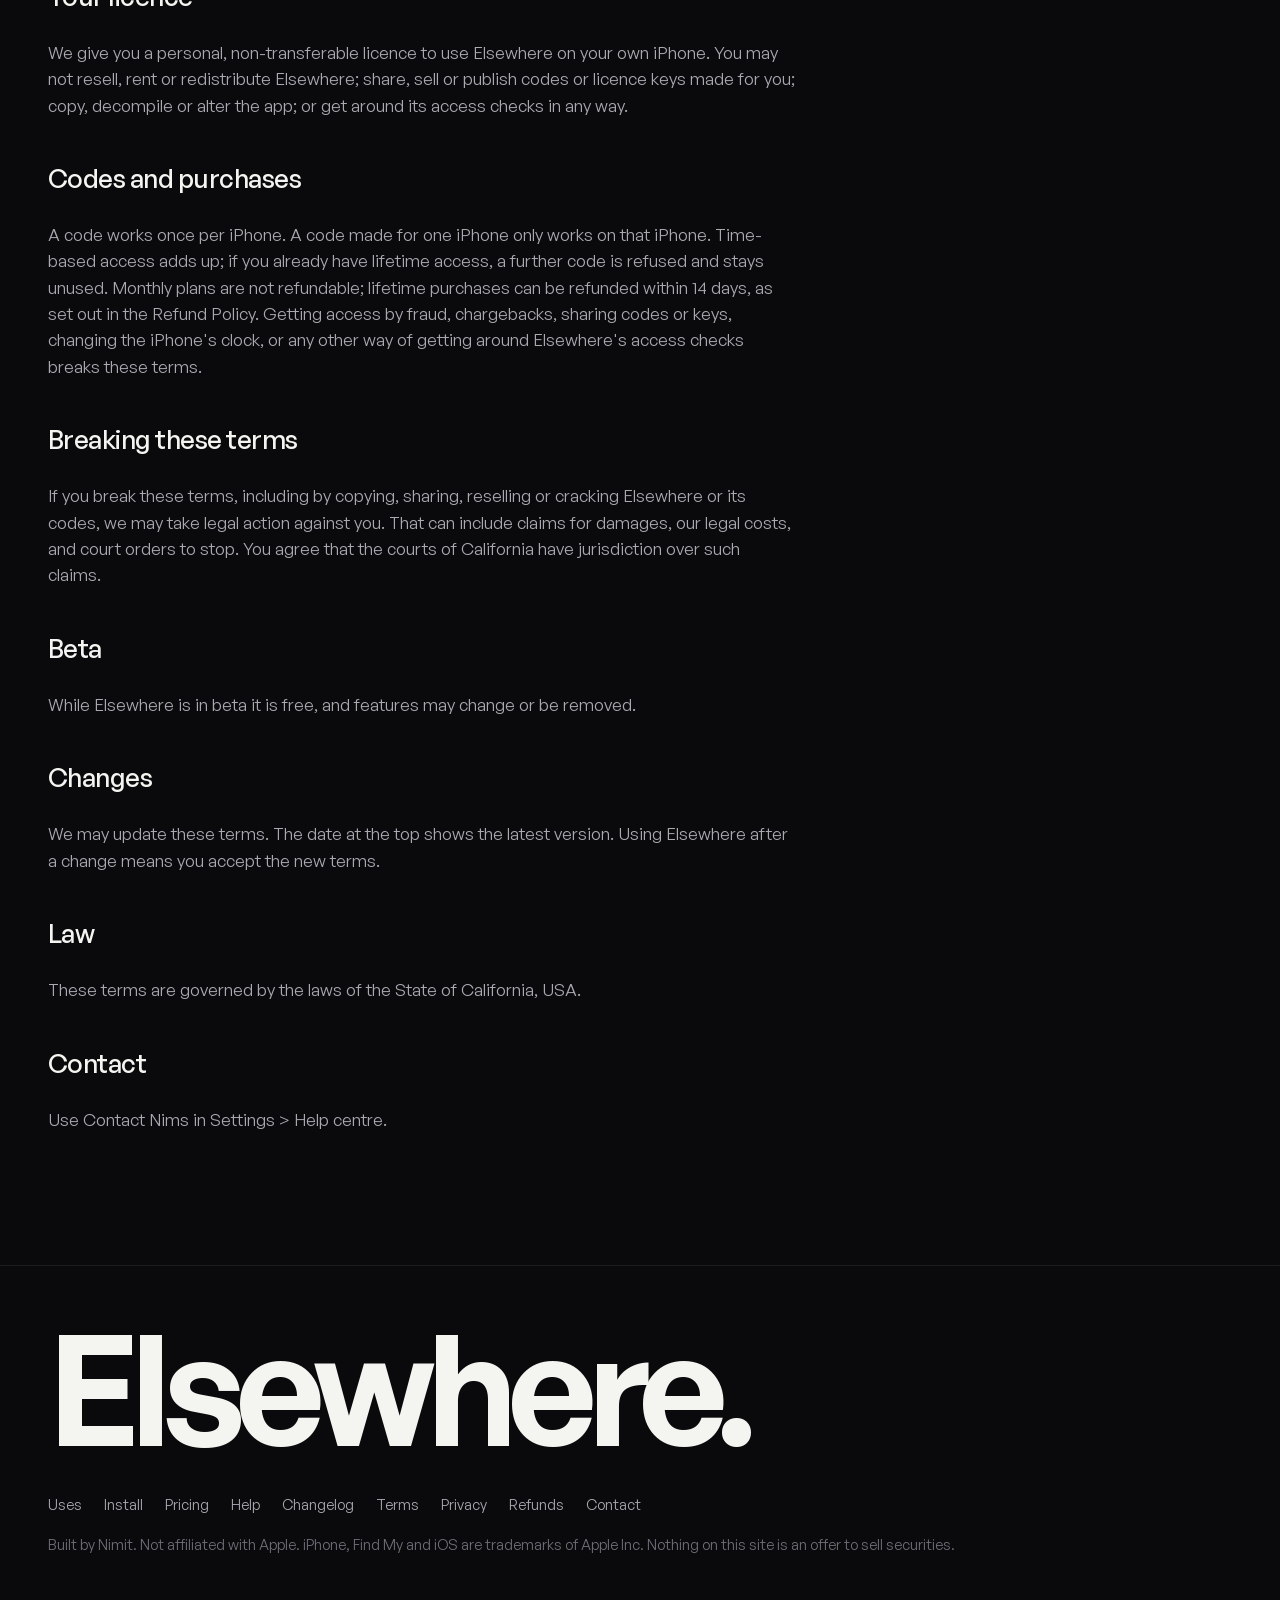
<file: terms.html>
<!doctype html>
<html lang="en">
<head>
<meta charset="utf-8">
<meta http-equiv="Content-Security-Policy" content="default-src 'self'; script-src 'self' 'unsafe-inline' https://cdn.jsdelivr.net; style-src 'self' 'unsafe-inline'; font-src 'self'; img-src 'self' data: https:; connect-src 'self' https://btatbozstmkrfsfphriy.supabase.co https://polar.sh https://*.polar.sh; frame-src https://polar.sh https://*.polar.sh; form-action 'self'; base-uri 'self'; object-src 'none'">
<meta name="referrer" content="strict-origin-when-cross-origin">
<meta name="viewport" content="width=device-width, initial-scale=1">
<title>Terms of Use. Elsewhere</title>
<meta name="description" content="Terms of Use for Elsewhere, the app that sets your own iPhone's location.">
<link rel="canonical" href="https://elsewheres.live/terms">
<link rel="stylesheet" href="/style.css">
<link rel="icon" href="/mark.svg" type="image/svg+xml">
<meta property="og:image" content="https://elsewheres.live/og.png">
<meta name="twitter:card" content="summary_large_image">
</head>
<body class="page">

<header>
  <div class="wrap">
    <a class="brand" href="/">
      <span class="mark"><svg viewBox="156 126 88 132" aria-hidden="true"><path d="M200,252 C200,252 164,196 164,170 A36,36 0 1 1 236,170 C236,196 200,252 200,252 Z" fill="#fff"/><circle cx="200" cy="168" r="13" fill="#4f69f2"/></svg></span>
      Elsewhere
    </a>
    <nav>
      <a href="/uses" class="hide-small">Uses</a>
      <a href="/pricing" class="hide-small">Price</a>
      <a href="/#founder" class="hide-small">Founder</a>
      <a href="/install">Install</a>
      <a class="btn small blue" href="/pricing">Get it</a>
    </nav>
  </div>
</header>

<main>
<section class="plain" style="padding-top:56px">
  <div class="wrap">
    <article class="prose">
      <h1>Terms of Use</h1>
      <p class="updated">Last updated: 28 November 2026</p>
      <p>These terms are an agreement between you and Nimit Ahluwalia, who makes Elsewhere ("we", "us"). By installing or using Elsewhere you agree to them. If you don&#x27;t agree, don&#x27;t use Elsewhere.</p>
      <h2>What Elsewhere is</h2>
      <p>Elsewhere sets your own iPhone&#x27;s location using the location simulation tool Apple includes in iOS for developers. It only works on an iPhone you own or control, after you turn on Developer Mode and pair it yourself.</p>
      <h2>Your responsibility</h2>
      <p>How you use Elsewhere is entirely up to you, and you are solely responsible for it. That includes following the laws where you are and the rules of any app or service you use while a location is set. We don&#x27;t see or control what you do with Elsewhere, and we are not responsible for any result of your use, including anything that happens between you and other people, apps or services.</p>
      <p>You agree to defend and hold us harmless from any claim, loss or cost that arises from your use of Elsewhere or from breaking these terms.</p>
      <h2>What you may not use it for</h2>
      <p>You may not use Elsewhere to:</p>
      <ul><li>deceive, harass, stalk, defraud or harm anyone, including by making someone believe you are somewhere you are not;</li><li>cheat in games, or break the rules of an app or service you don&#x27;t own or aren&#x27;t allowed to test, including its location rules, region locks, geofences and eligibility or anti-fraud checks;</li><li>get around laws, sanctions or limits on where a service may legally be used;</li><li>hide that the location is simulated. iOS tells apps when a location is simulated; Elsewhere never hides this, and you may not try to.</li></ul>
      <p>Using Elsewhere this way breaks these terms (see "Breaking these terms" below).</p>
      <h2>No warranty</h2>
      <p>Elsewhere is provided "as is" and "as available", without warranties of any kind. We don&#x27;t promise that it will work on every iPhone or iOS version, that it will hold a location without interruption, or that Apple won&#x27;t change iOS in a way that stops it working.</p>
      <h2>Limit of liability</h2>
      <p>As far as the law allows, we are not liable for any indirect, incidental, special or consequential loss, or for lost data, profits or opportunities. Our total liability for any claim is limited to the amount you paid for Elsewhere in the 12 months before the claim.</p>
      <h2>Your licence</h2>
      <p>We give you a personal, non-transferable licence to use Elsewhere on your own iPhone. You may not resell, rent or redistribute Elsewhere; share, sell or publish codes or licence keys made for you; copy, decompile or alter the app; or get around its access checks in any way.</p>
      <h2>Codes and purchases</h2>
      <p>A code works once per iPhone. A code made for one iPhone only works on that iPhone. Time-based access adds up; if you already have lifetime access, a further code is refused and stays unused. Monthly plans are not refundable; lifetime purchases can be refunded within 14 days, as set out in the Refund Policy. Getting access by fraud, chargebacks, sharing codes or keys, changing the iPhone&#x27;s clock, or any other way of getting around Elsewhere&#x27;s access checks breaks these terms.</p>
      <h2>Breaking these terms</h2>
      <p>If you break these terms, including by copying, sharing, reselling or cracking Elsewhere or its codes, we may take legal action against you. That can include claims for damages, our legal costs, and court orders to stop. You agree that the courts of California have jurisdiction over such claims.</p>
      <h2>Beta</h2>
      <p>While Elsewhere is in beta it is free, and features may change or be removed.</p>
      <h2>Changes</h2>
      <p>We may update these terms. The date at the top shows the latest version. Using Elsewhere after a change means you accept the new terms.</p>
      <h2>Law</h2>
      <p>These terms are governed by the laws of the State of California, USA.</p>
      <h2>Contact</h2>
      <p>Use Contact Nims in Settings &gt; Help centre.</p>
    </article>
  </div>
</section>
</main>

<footer>
  <div class="wrap">
    <p class="big">Elsewhere.</p>
    <div class="links">
      <a href="/uses">Uses</a>
      <a href="/install">Install</a>
      <a href="/pricing">Pricing</a>
      <a href="/help">Help</a><a href="/changelog">Changelog</a>
      <a href="/terms">Terms</a>
      <a href="/privacy">Privacy</a>
      <a href="/refunds">Refunds</a>
      <a href="mailto:nanimswa@gmail.com">Contact</a>
    </div>
    <p>Built by Nimit. Not affiliated with Apple. iPhone, Find My and iOS are trademarks of Apple Inc. Nothing on this site is an offer to sell securities.</p>
  </div>
</footer>
<script src="/phone.js" defer></script>
<script src="/sound.js" defer></script>

</body>
</html>
</file>
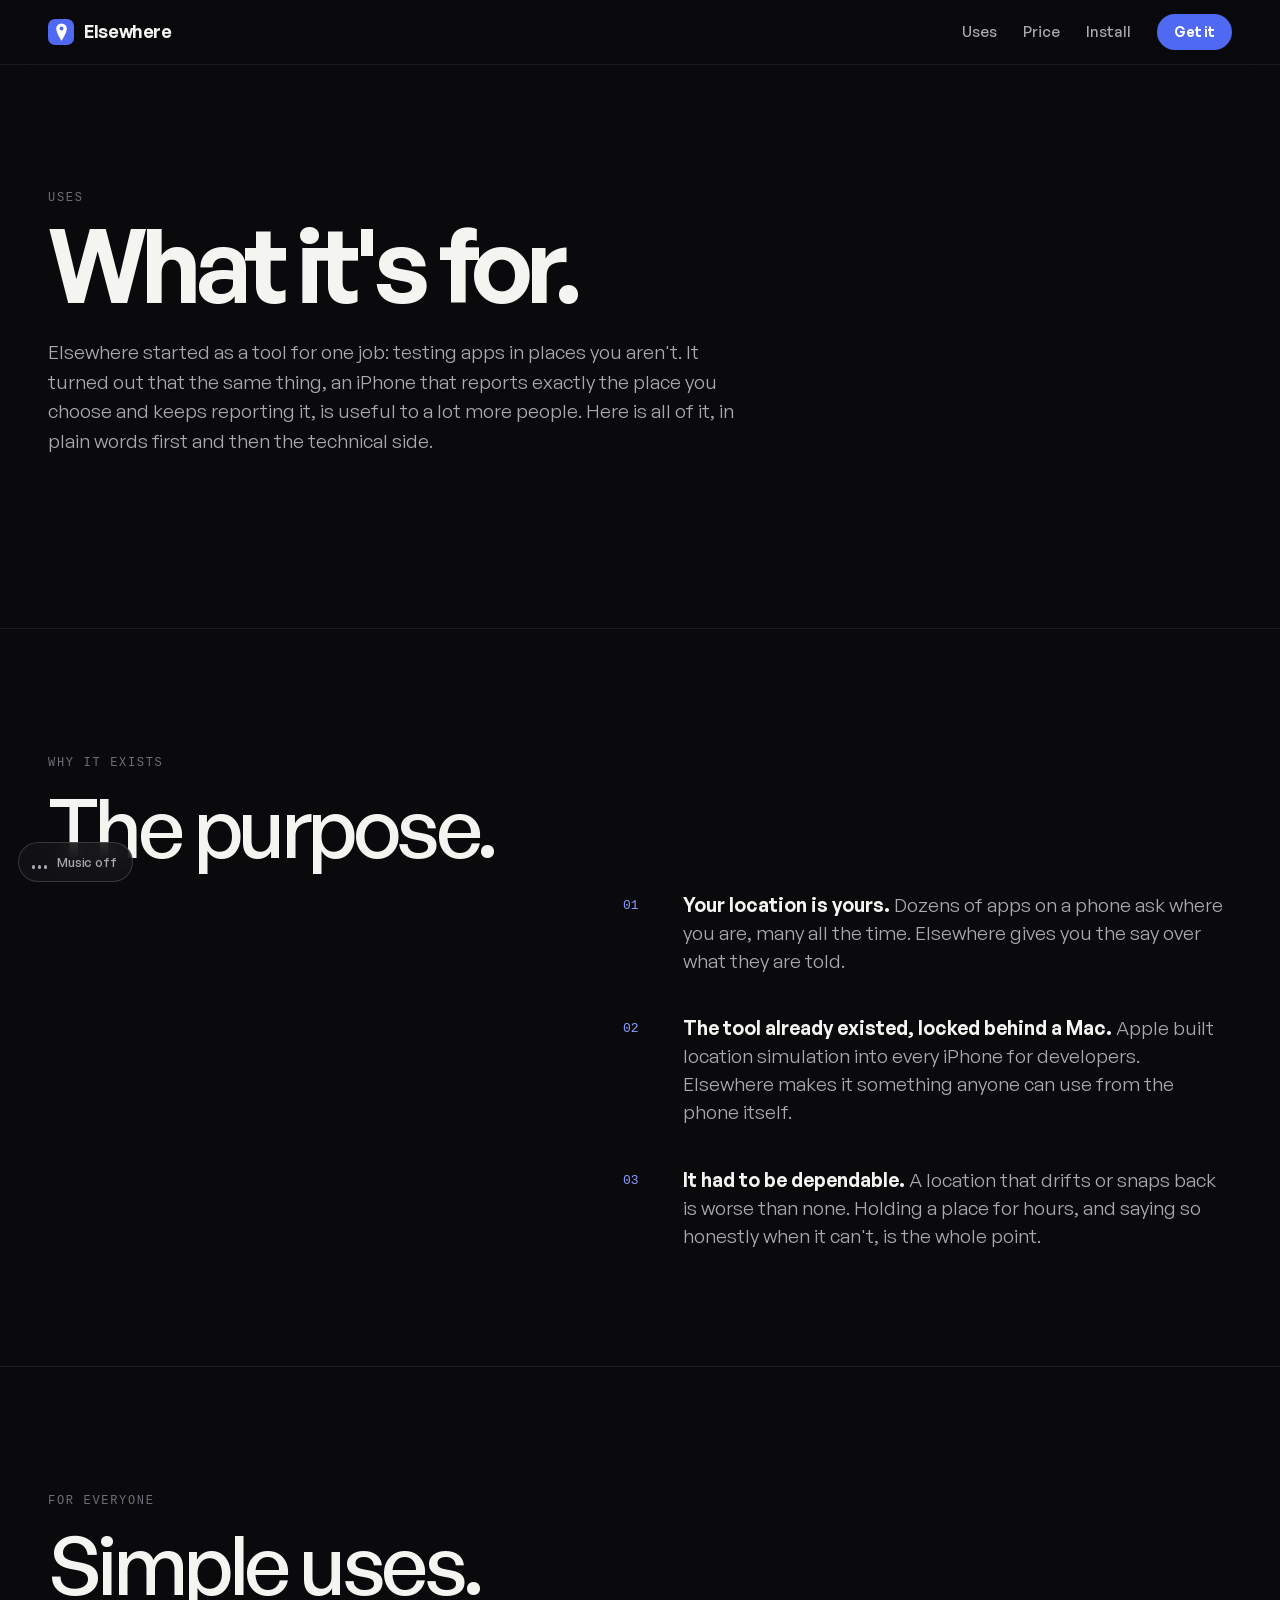
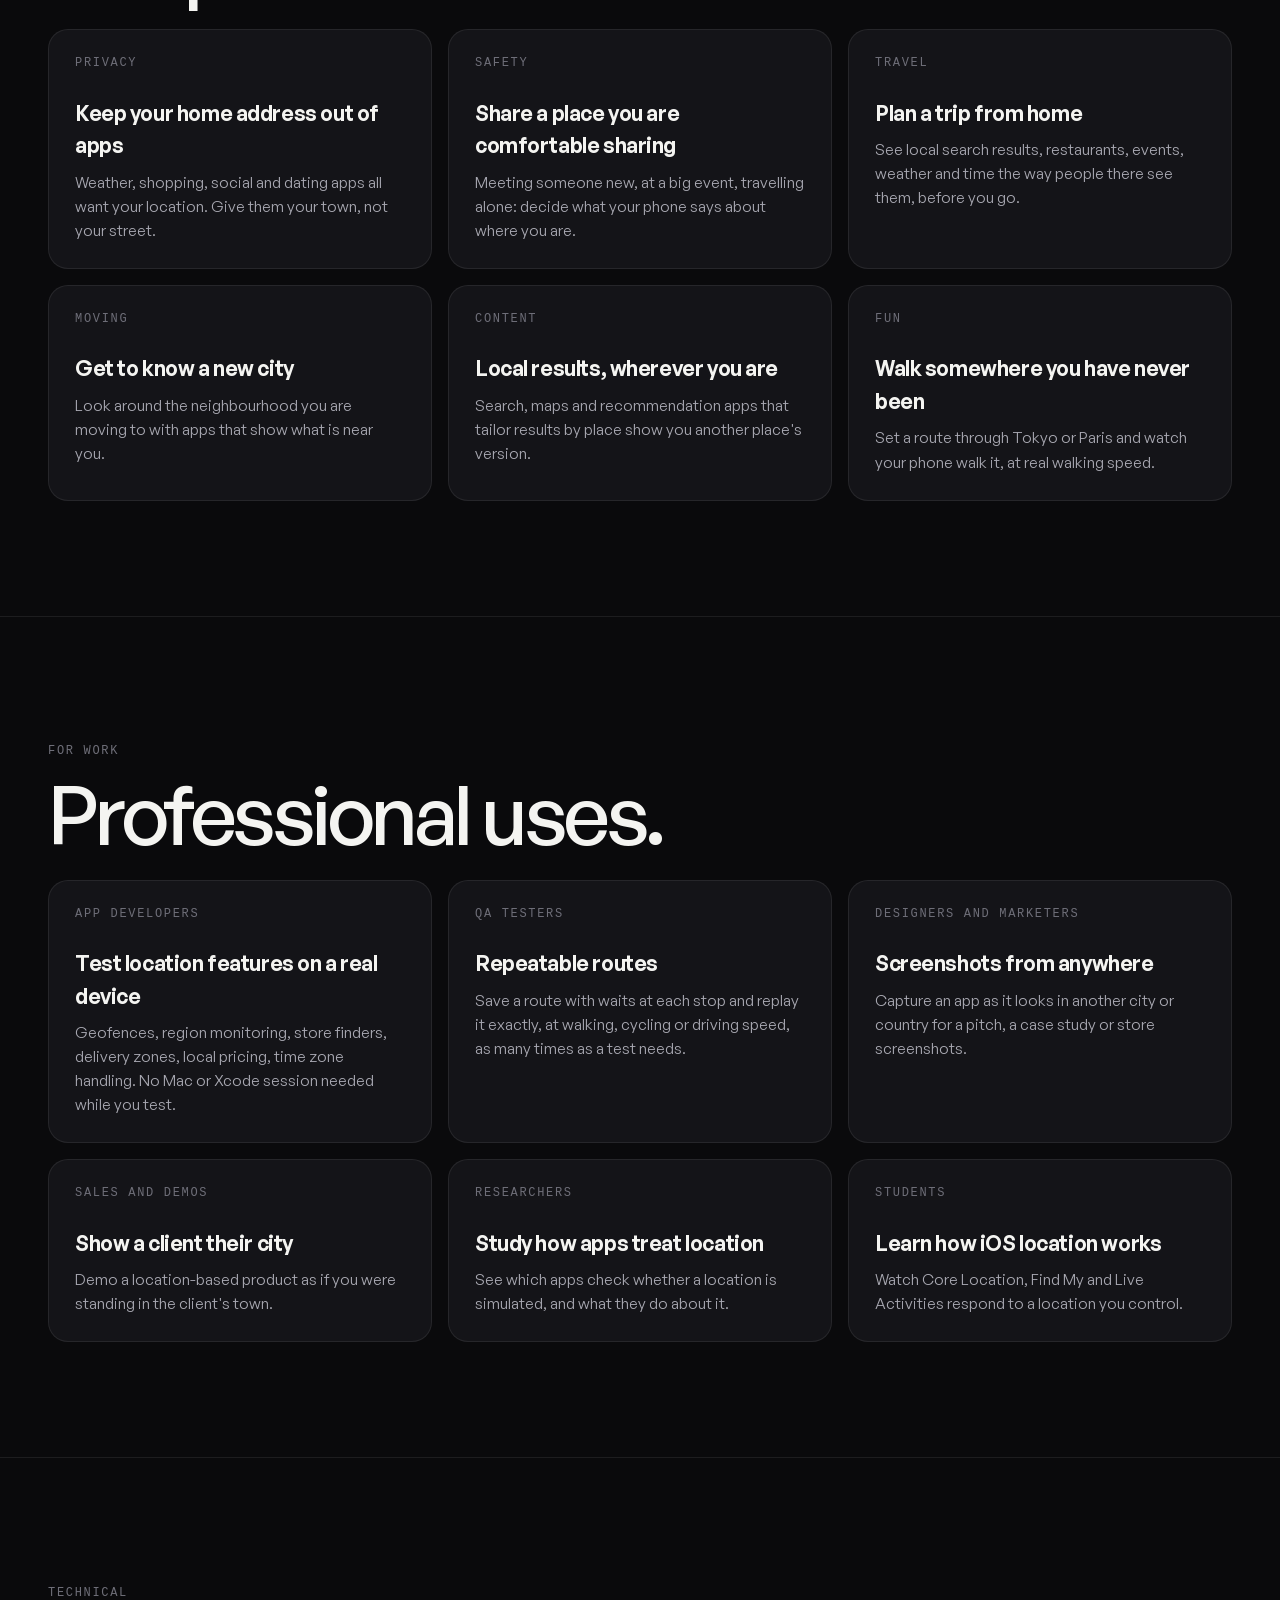
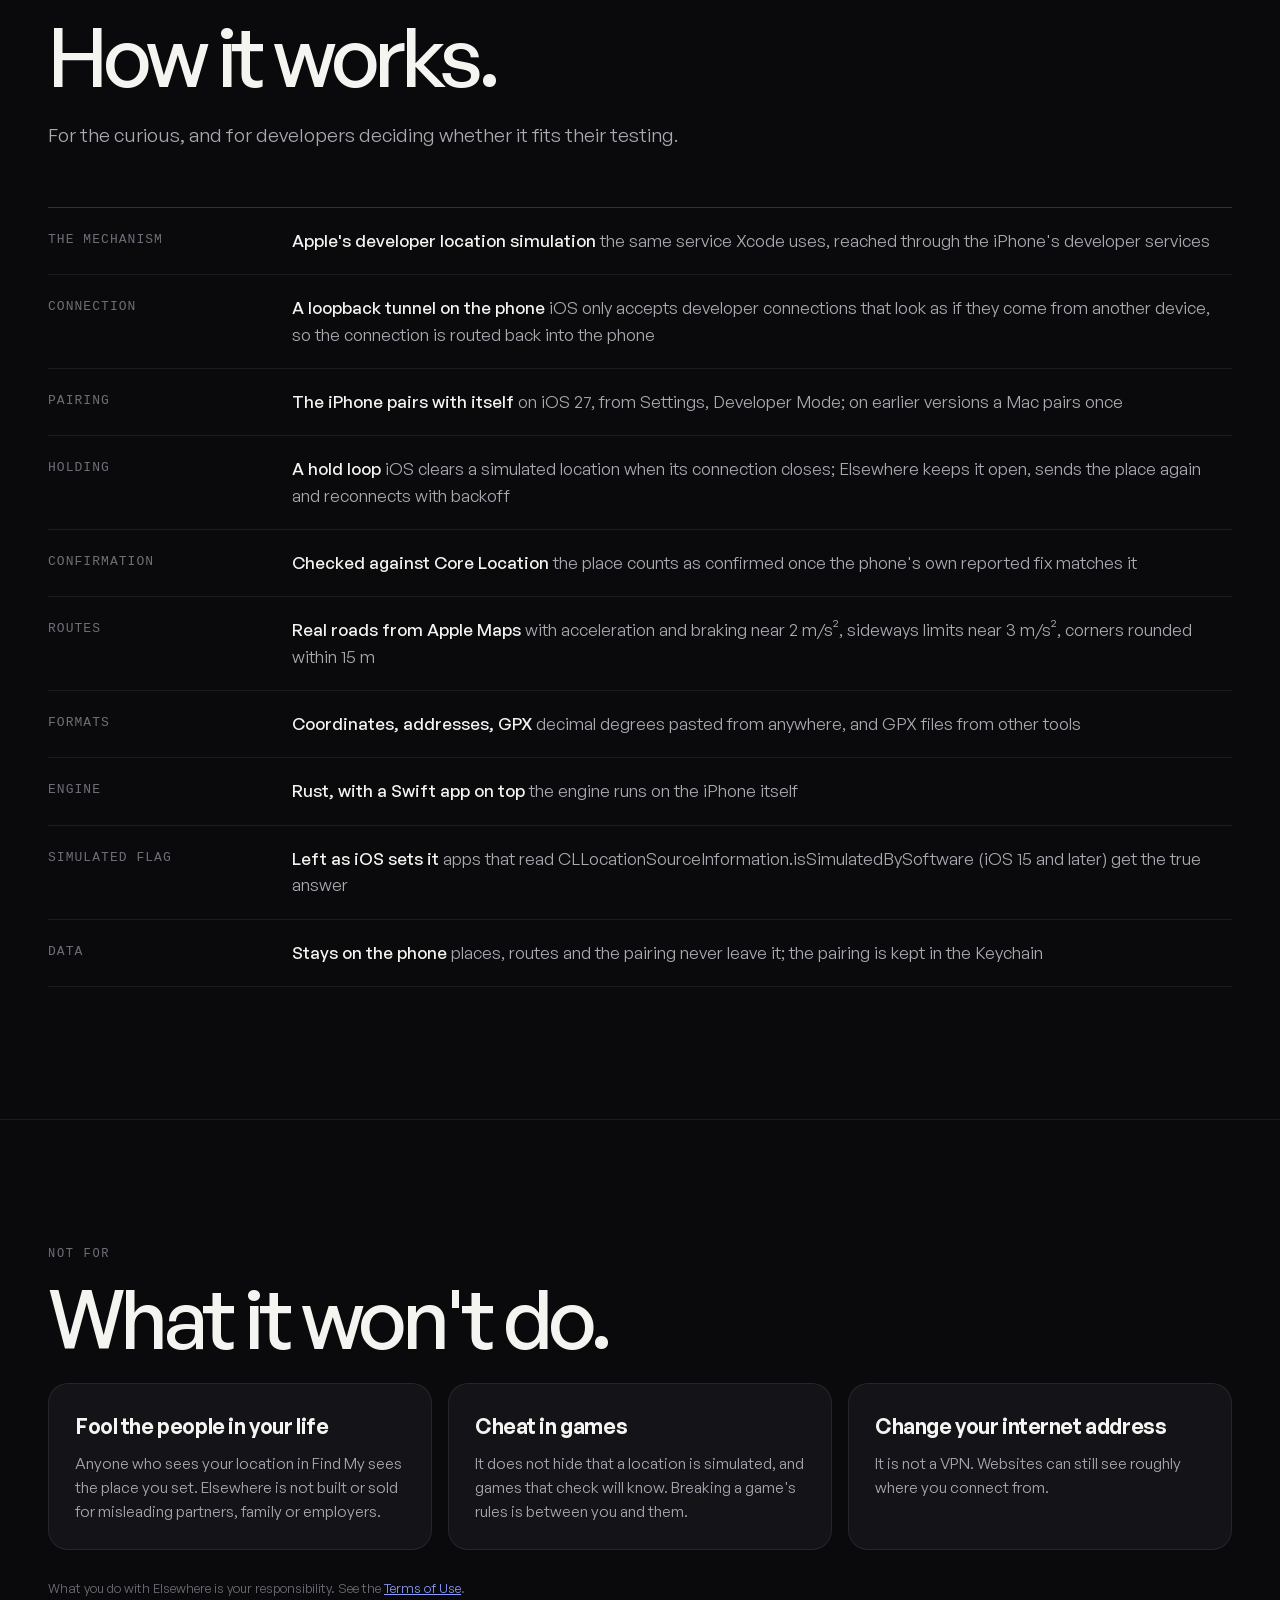
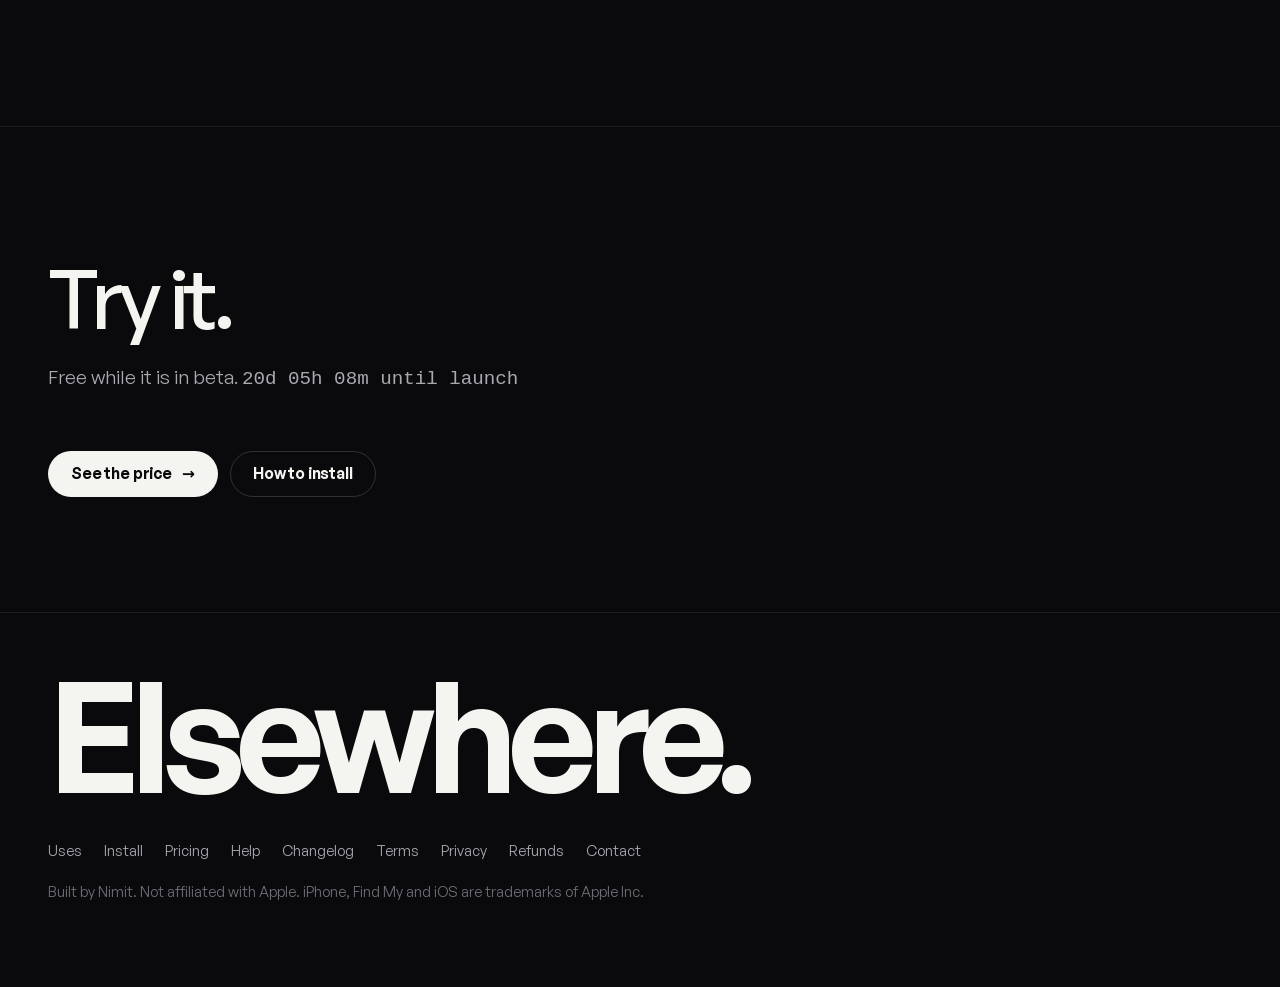
<file: uses.html>
<!doctype html>
<html lang="en">
<head>
<meta charset="utf-8">
<meta http-equiv="Content-Security-Policy" content="default-src 'self'; script-src 'self' 'unsafe-inline' https://cdn.jsdelivr.net; style-src 'self' 'unsafe-inline'; font-src 'self'; img-src 'self' data: https:; connect-src 'self' https://btatbozstmkrfsfphriy.supabase.co https://polar.sh https://*.polar.sh; frame-src https://polar.sh https://*.polar.sh; form-action 'self'; base-uri 'self'; object-src 'none'">
<meta name="referrer" content="strict-origin-when-cross-origin">
<meta name="viewport" content="width=device-width, initial-scale=1, viewport-fit=cover">
<title>What Elsewhere is for. Uses, simple and technical</title>
<meta name="description" content="Every use of Elsewhere: privacy, travel, app testing, demos, research. What it was built for, how it works on the iPhone, and what it is not for.">
<link rel="canonical" href="https://elsewheres.live/uses">
<link rel="stylesheet" href="/style.css">
<link rel="icon" href="/mark.svg" type="image/svg+xml">
<meta name="theme-color" content="#0a0a0c">
<meta property="og:image" content="https://elsewheres.live/og.png">
<meta property="og:image:width" content="1200">
<meta property="og:image:height" content="630">
<meta name="twitter:card" content="summary_large_image">
</head>
<body class="page">

<header>
  <div class="wrap">
    <a class="brand" href="/">
      <span class="mark"><svg viewBox="156 126 88 132" aria-hidden="true"><path d="M200,252 C200,252 164,196 164,170 A36,36 0 1 1 236,170 C236,196 200,252 200,252 Z" fill="#fff"/><circle cx="200" cy="168" r="13" fill="#4f69f2"/></svg></span>
      Elsewhere
    </a>
    <nav>
      <a href="/uses" class="hide-small">Uses</a>
      <a href="/pricing" class="hide-small">Price</a>
      <a href="/install">Install</a>
      <a class="btn small blue" href="/pricing">Get it</a>
    </nav>
  </div>
</header>

<main>

<section>
  <div class="wrap">
    <p class="label">Uses</p>
    <h1><span class="line"><span>What it's for.</span></span></h1>
    <p class="sub">Elsewhere started as a tool for one job: testing apps in places you aren't. It turned
    out that the same thing, an iPhone that reports exactly the place you choose and keeps reporting
    it, is useful to a lot more people. Here is all of it, in plain words first and then the technical
    side.</p>
  </div>
</section>

<section>
  <div class="wrap">
    <p class="label">Why it exists</p>
    <h2>The purpose.</h2>
    <div class="idea">
      <div></div>
      <ol>
        <li class="reveal"><span><b>Your location is yours.</b> Dozens of apps on a phone ask where you are, many all the time. Elsewhere gives you the say over what they are told.</span></li>
        <li class="reveal d1"><span><b>The tool already existed, locked behind a Mac.</b> Apple built location simulation into every iPhone for developers. Elsewhere makes it something anyone can use from the phone itself.</span></li>
        <li class="reveal d2"><span><b>It had to be dependable.</b> A location that drifts or snaps back is worse than none. Holding a place for hours, and saying so honestly when it can't, is the whole point.</span></li>
      </ol>
    </div>
  </div>
</section>

<section>
  <div class="wrap">
    <p class="label">For everyone</p>
    <h2>Simple uses.</h2>
    <div class="uses">
      <div class="use reveal"><span class="label">Privacy</span><h3>Keep your home address out of apps</h3><p>Weather, shopping, social and dating apps all want your location. Give them your town, not your street.</p></div>
      <div class="use reveal d1"><span class="label">Safety</span><h3>Share a place you are comfortable sharing</h3><p>Meeting someone new, at a big event, travelling alone: decide what your phone says about where you are.</p></div>
      <div class="use reveal d2"><span class="label">Travel</span><h3>Plan a trip from home</h3><p>See local search results, restaurants, events, weather and time the way people there see them, before you go.</p></div>
      <div class="use reveal"><span class="label">Moving</span><h3>Get to know a new city</h3><p>Look around the neighbourhood you are moving to with apps that show what is near you.</p></div>
      <div class="use reveal d1"><span class="label">Content</span><h3>Local results, wherever you are</h3><p>Search, maps and recommendation apps that tailor results by place show you another place's version.</p></div>
      <div class="use reveal d2"><span class="label">Fun</span><h3>Walk somewhere you have never been</h3><p>Set a route through Tokyo or Paris and watch your phone walk it, at real walking speed.</p></div>
    </div>
  </div>
</section>

<section>
  <div class="wrap">
    <p class="label">For work</p>
    <h2>Professional uses.</h2>
    <div class="uses">
      <div class="use reveal"><span class="label">App developers</span><h3>Test location features on a real device</h3><p>Geofences, region monitoring, store finders, delivery zones, local pricing, time zone handling. No Mac or Xcode session needed while you test.</p></div>
      <div class="use reveal d1"><span class="label">QA testers</span><h3>Repeatable routes</h3><p>Save a route with waits at each stop and replay it exactly, at walking, cycling or driving speed, as many times as a test needs.</p></div>
      <div class="use reveal d2"><span class="label">Designers and marketers</span><h3>Screenshots from anywhere</h3><p>Capture an app as it looks in another city or country for a pitch, a case study or store screenshots.</p></div>
      <div class="use reveal"><span class="label">Sales and demos</span><h3>Show a client their city</h3><p>Demo a location-based product as if you were standing in the client's town.</p></div>
      <div class="use reveal d1"><span class="label">Researchers</span><h3>Study how apps treat location</h3><p>See which apps check whether a location is simulated, and what they do about it.</p></div>
      <div class="use reveal d2"><span class="label">Students</span><h3>Learn how iOS location works</h3><p>Watch Core Location, Find My and Live Activities respond to a location you control.</p></div>
    </div>
  </div>
</section>

<section>
  <div class="wrap">
    <p class="label">Technical</p>
    <h2>How it works.</h2>
    <p class="sub">For the curious, and for developers deciding whether it fits their testing.</p>
    <dl class="spec">
      <div><dt>The mechanism</dt><dd>Apple's developer location simulation <span>the same service Xcode uses, reached through the iPhone's developer services</span></dd></div>
      <div><dt>Connection</dt><dd>A loopback tunnel on the phone <span>iOS only accepts developer connections that look as if they come from another device, so the connection is routed back into the phone</span></dd></div>
      <div><dt>Pairing</dt><dd>The iPhone pairs with itself <span>on iOS 27, from Settings, Developer Mode; on earlier versions a Mac pairs once</span></dd></div>
      <div><dt>Holding</dt><dd>A hold loop <span>iOS clears a simulated location when its connection closes; Elsewhere keeps it open, sends the place again and reconnects with backoff</span></dd></div>
      <div><dt>Confirmation</dt><dd>Checked against Core Location <span>the place counts as confirmed once the phone's own reported fix matches it</span></dd></div>
      <div><dt>Routes</dt><dd>Real roads from Apple Maps <span>with acceleration and braking near 2 m/s², sideways limits near 3 m/s², corners rounded within 15 m</span></dd></div>
      <div><dt>Formats</dt><dd>Coordinates, addresses, GPX <span>decimal degrees pasted from anywhere, and GPX files from other tools</span></dd></div>
      <div><dt>Engine</dt><dd>Rust, with a Swift app on top <span>the engine runs on the iPhone itself</span></dd></div>
      <div><dt>Simulated flag</dt><dd>Left as iOS sets it <span>apps that read CLLocationSourceInformation.isSimulatedBySoftware (iOS 15 and later) get the true answer</span></dd></div>
      <div><dt>Data</dt><dd>Stays on the phone <span>places, routes and the pairing never leave it; the pairing is kept in the Keychain</span></dd></div>
    </dl>
  </div>
</section>

<section>
  <div class="wrap">
    <p class="label">Not for</p>
    <h2>What it won't do.</h2>
    <div class="cards">
      <div class="card reveal"><h3>Fool the people in your life</h3><p>Anyone who sees your location in Find My sees the place you set. Elsewhere is not built or sold for misleading partners, family or employers.</p></div>
      <div class="card reveal d1"><h3>Cheat in games</h3><p>It does not hide that a location is simulated, and games that check will know. Breaking a game's rules is between you and them.</p></div>
      <div class="card reveal d2"><h3>Change your internet address</h3><p>It is not a VPN. Websites can still see roughly where you connect from.</p></div>
    </div>
    <p class="source" style="margin-top:28px">What you do with Elsewhere is your responsibility. See the <a href="/terms" style="color:var(--blue-2)">Terms of Use</a>.</p>
  </div>
</section>

<section>
  <div class="wrap">
    <h2>Try it.</h2>
    <p class="sub">Free while it is in beta. <span class="count" data-countdown style="font-family:var(--mono)"></span></p>
    <div class="cta-row"><a class="btn" href="/pricing">See the price <span class="arrow">&rarr;</span></a><a class="btn ghost" href="/install">How to install</a></div>
  </div>
</section>

</main>

<footer>
  <div class="wrap">
    <p class="big">Elsewhere.</p>
    <div class="links">
      <a href="/uses">Uses</a><a href="/install">Install</a><a href="/pricing">Pricing</a><a href="/help">Help</a><a href="/changelog">Changelog</a>
      <a href="/terms">Terms</a><a href="/privacy">Privacy</a><a href="/refunds">Refunds</a><a href="mailto:nanimswa@gmail.com">Contact</a>
    </div>
    <p>Built by Nimit. Not affiliated with Apple. iPhone, Find My and iOS are trademarks of Apple Inc.</p>
  </div>
</footer>
<script src="/phone.js" defer></script>
<script src="/sound.js" defer></script>
</body>
</html>
</file>
<file: style.css>
/* elsewheres.live. One stylesheet, no frameworks. Type: General Sans. */

@font-face { font-family: "General Sans"; src: url("/fonts/general-sans-400.woff2") format("woff2"); font-weight: 400; font-display: swap; }
@font-face { font-family: "General Sans"; src: url("/fonts/general-sans-500.woff2") format("woff2"); font-weight: 500; font-display: swap; }
@font-face { font-family: "General Sans"; src: url("/fonts/general-sans-600.woff2") format("woff2"); font-weight: 600; font-display: swap; }
@font-face { font-family: "General Sans"; src: url("/fonts/general-sans-700.woff2") format("woff2"); font-weight: 700; font-display: swap; }

:root {
  --bg: #0a0a0c;
  --bg-2: #111114;
  --panel: #141418;
  --line: rgba(255, 255, 255, 0.08);
  --line-2: rgba(255, 255, 255, 0.16);
  --ink: #f4f4f1;
  --ink-2: #a9a9b2;
  --ink-3: #6e6e78;
  --blue: #4f69f2;
  --blue-2: #8a9bff;
  --green: #3ddc97;
  --page: 1280px;
  --gut: clamp(20px, 4vw, 48px);
  --sans: "General Sans", -apple-system, "SF Pro Text", system-ui, sans-serif;
  --mono: ui-monospace, "SF Mono", SFMono-Regular, Menlo, monospace;
  --ease: cubic-bezier(0.2, 0.75, 0.15, 1);
}

* { box-sizing: border-box; }
html { background: var(--bg); -webkit-text-size-adjust: 100%; }
body { margin: 0; background: var(--bg); color: var(--ink); font: 500 17px/1.55 var(--sans); -webkit-font-smoothing: antialiased; overflow-x: hidden; }
a { color: inherit; }
img, svg, canvas { display: block; }
.wrap { max-width: var(--page); margin: 0 auto; padding: 0 var(--gut); }
::selection { background: var(--blue); color: #fff; }

/* Header ------------------------------------------------------------- */
header {
  position: fixed; inset: 0 0 auto 0; z-index: 50;
  transition: background 0.4s, border-color 0.4s;
  border-bottom: 1px solid transparent;
}
header.solid, body.page header { background: rgba(10, 10, 12, 0.78); backdrop-filter: blur(18px) saturate(150%); -webkit-backdrop-filter: blur(18px) saturate(150%); border-bottom-color: var(--line); }
header .wrap { display: flex; align-items: center; gap: 28px; height: 64px; }
.brand { display: flex; align-items: center; gap: 10px; font-weight: 600; font-size: 18px; letter-spacing: -0.02em; text-decoration: none; }
.brand .mark { width: 26px; height: 26px; border-radius: 7px; background: var(--blue); display: grid; place-items: center; }
.brand .mark svg { width: 13px; height: 20px; }
nav { margin-left: auto; display: flex; gap: 26px; align-items: center; }
nav a { color: var(--ink-2); text-decoration: none; font-size: 15px; transition: color 0.2s; }
nav a:hover { color: var(--ink); }

.btn {
  display: inline-flex; align-items: center; justify-content: center; gap: 10px;
  padding: 14px 22px; border-radius: 999px;
  background: var(--ink); color: var(--bg);
  font: 600 15.5px/1 var(--sans); letter-spacing: -0.01em;
  text-decoration: none; border: 1px solid transparent; cursor: pointer;
  transition: transform 0.25s var(--ease), background 0.2s, color 0.2s;
}
.btn:hover { transform: translateY(-2px); }
.btn .arrow { transition: transform 0.25s var(--ease); }
.btn:hover .arrow { transform: translateX(3px); }
.btn.blue { background: var(--blue); color: #fff; }
.btn.ghost { background: transparent; color: var(--ink); border-color: var(--line-2); }
.btn.ghost:hover { border-color: var(--ink-2); }
.btn.small { padding: 10px 16px; font-size: 14px; }
.btn.wide { width: 100%; }

.label { font: 500 12px/1.2 var(--mono); letter-spacing: 0.14em; text-transform: uppercase; color: var(--ink-3); }
.label b { color: var(--blue-2); font-weight: 500; }

/* Intro: the app, working ------------------------------------------- */
.intro { position: relative; min-height: 100svh; display: flex; align-items: center; padding: 104px 0 64px; overflow: hidden; }
.intro .wrap { width: 100%; display: grid; grid-template-columns: minmax(0, 1.15fr) minmax(0, 0.85fr); gap: 40px; align-items: center; }

h1 { font-size: clamp(56px, 8vw, 132px); line-height: 0.86; letter-spacing: -0.06em; font-weight: 600; margin: 22px 0 30px; }
h1 .line { display: block; overflow: hidden; padding-bottom: 0.06em; white-space: nowrap; }
h1 .line > span { display: inline-block; transform: translateY(105%); transition: transform 1.1s var(--ease); }
h1 .soft { color: var(--ink-3); }
.ready h1 .line > span { transform: none; }
.ready h1 .line:nth-child(2) > span { transition-delay: 0.12s; }

.intro .lede { font-size: clamp(18px, 1.5vw, 21px); color: var(--ink-2); max-width: 30em; margin: 0 0 32px; font-weight: 400; }
.fade { opacity: 0; transform: translateY(18px); transition: opacity 0.9s var(--ease), transform 0.9s var(--ease); }
.ready .fade { opacity: 1; transform: none; }
.ready .fade.d1 { transition-delay: 0.35s; } .ready .fade.d2 { transition-delay: 0.5s; } .ready .fade.d3 { transition-delay: 0.65s; }
.cta-row { display: flex; gap: 12px; flex-wrap: wrap; }
.fine { font-size: 13.5px; color: var(--ink-3); margin-top: 22px; font-weight: 400; }
.fine .count { font-family: var(--mono); color: var(--ink-2); }

/* The iPhone ---------------------------------------------------------- */
.stage { perspective: 1800px; display: flex; justify-content: center; }
.iphone {
  --rx: 14deg; --ry: -22deg; --rz: 3deg;
  position: relative; width: min(340px, 78vw, calc((100svh - 190px) * 0.462)); aspect-ratio: 390 / 844;
  border-radius: 58px; padding: 12px;
  background: linear-gradient(145deg, #3a3a40, #16161a 40%, #2a2a30);
  box-shadow: 0 0 0 1.5px #4a4a52, 0 60px 120px -40px rgba(79, 105, 242, 0.45), 0 40px 80px -30px rgba(0, 0, 0, 0.9);
  transform: rotateX(var(--rx)) rotateY(var(--ry)) rotateZ(var(--rz));
  transform-style: preserve-3d;
  transition: transform 0.9s var(--ease);
  opacity: 0;
}
.ready .iphone { opacity: 1; transition: transform 0.9s var(--ease), opacity 1.2s var(--ease) 0.2s; }
.iphone::before, .iphone::after { content: ""; position: absolute; width: 4px; border-radius: 2px; background: #2c2c32; left: -4px; }
.iphone::before { top: 22%; height: 9%; }
.iphone::after { top: 34%; height: 9%; }
.screen { position: relative; width: 100%; height: 100%; border-radius: 46px; overflow: hidden; background: #1b1d22; cursor: crosshair; touch-action: manipulation; }
.screen canvas { position: absolute; inset: 0; width: 100%; height: 100%; }
.island { position: absolute; top: 11px; left: 50%; transform: translateX(-50%); width: 31%; height: 3.7%; background: #000; border-radius: 20px; z-index: 5; }
.sbar { position: absolute; top: 14px; left: 0; right: 0; display: flex; justify-content: space-between; padding: 0 28px; font: 600 13px var(--sans); color: #fff; z-index: 4; pointer-events: none; }
.app-top { position: absolute; top: 9%; left: 12px; right: 12px; z-index: 4; display: grid; gap: 8px; pointer-events: none; }
.app-search { height: 40px; border-radius: 14px; background: rgba(40, 42, 50, 0.82); backdrop-filter: blur(10px); -webkit-backdrop-filter: blur(10px); display: flex; align-items: center; gap: 8px; padding: 0 12px; color: #8b8d97; font-size: 14px; font-weight: 400; }
.app-status { min-height: 40px; border-radius: 14px; background: rgba(40, 42, 50, 0.82); backdrop-filter: blur(10px); -webkit-backdrop-filter: blur(10px); display: flex; align-items: center; gap: 10px; padding: 8px 12px; color: #fff; font-size: 13px; }
.app-status .dot { width: 9px; height: 9px; border-radius: 50%; background: #8b8d97; flex: none; transition: background 0.3s; }
.app-status.held .dot { background: var(--green); box-shadow: 0 0 0 0 rgba(61, 220, 151, 0.6); animation: beat 2s infinite; }
.app-status.busy .dot { background: #f5b942; }
.app-status small { display: block; font: 400 11px var(--mono); color: #a7a9b3; }
.app-sheet { position: absolute; left: 10px; right: 10px; bottom: 10px; z-index: 4; border-radius: 26px; background: rgba(34, 36, 43, 0.9); backdrop-filter: blur(14px); -webkit-backdrop-filter: blur(14px); padding: 14px; display: grid; gap: 10px; }
.seg { display: grid; grid-template-columns: 1fr 1fr; background: rgba(255, 255, 255, 0.07); border-radius: 12px; padding: 3px; font-size: 13px; }
.seg span { text-align: center; padding: 6px; border-radius: 9px; color: #c9cad2; }
.seg span.on { background: rgba(255, 255, 255, 0.14); color: #fff; }
.app-coords { font: 400 12.5px var(--mono); color: #c9cad2; text-align: center; min-height: 16px; }
.app-btn { border: 0; border-radius: 14px; padding: 13px; font: 600 15px var(--sans); color: #fff; background: var(--blue); cursor: pointer; transition: background 0.3s, transform 0.15s; }
.app-btn:active { transform: scale(0.98); }
.app-btn.real { background: rgba(255, 255, 255, 0.12); }
.tap-hint { position: absolute; left: 50%; top: 62%; transform: translate(-50%, -50%); z-index: 3; pointer-events: none; font: 500 12px var(--sans); color: #fff; background: rgba(0, 0, 0, 0.55); padding: 7px 12px; border-radius: 999px; transition: opacity 0.4s; white-space: nowrap; }
.tap-hint.gone { opacity: 0; }
.under-phone { text-align: center; margin-top: 22px; font-size: 13px; color: var(--ink-3); font-weight: 400; }

@keyframes beat { 0% { box-shadow: 0 0 0 0 rgba(61, 220, 151, 0.55); } 70% { box-shadow: 0 0 0 8px rgba(61, 220, 151, 0); } 100% { box-shadow: 0 0 0 0 rgba(61, 220, 151, 0); } }

/* The city: full screen, pinned while words pass over it -------------- */
.city { position: relative; height: 240svh; }
.city .pin-wrap { position: sticky; top: 0; height: 100svh; overflow: hidden; }
#map { position: absolute; inset: 0; width: 100%; height: 100%; }
.city .shade { position: absolute; inset: 0; pointer-events: none; background: linear-gradient(180deg, var(--bg) 0%, rgba(10, 10, 12, 0) 22%, rgba(10, 10, 12, 0) 72%, var(--bg) 100%), linear-gradient(90deg, rgba(10, 10, 12, 0.85) 0%, rgba(10, 10, 12, 0) 55%); }
.city .hud { position: absolute; left: var(--gut); top: 50%; transform: translateY(-50%); max-width: 640px; }
.city .status { display: inline-flex; align-items: center; gap: 10px; padding: 9px 15px 9px 12px; border-radius: 999px; background: rgba(20, 20, 24, 0.8); border: 1px solid var(--line-2); backdrop-filter: blur(12px); -webkit-backdrop-filter: blur(12px); font-size: 14px; color: var(--ink-2); margin-bottom: 26px; }
.city .status .dot { width: 8px; height: 8px; border-radius: 50%; background: var(--green); animation: beat 2s infinite; flex: none; }
.city .status .dot.wait { background: #f5b942; animation: none; }
.city .status b { color: var(--ink); font-weight: 600; }
.city .status .coords { font: 400 13px var(--mono); }
.city .say { font-size: clamp(40px, 5.6vw, 88px); line-height: 0.95; letter-spacing: -0.05em; font-weight: 600; margin: 0; }
.city .say span { color: var(--ink-3); }

/* Sections ------------------------------------------------------------ */
main.after section { padding: clamp(96px, 12vw, 168px) 0; border-top: 1px solid var(--line); }
h2 { font-size: clamp(44px, 6.4vw, 104px); line-height: 0.92; letter-spacing: -0.055em; font-weight: 600; margin: 18px 0 28px; }
h2 .soft { color: var(--ink-3); }
h3 { font-size: 21px; margin: 0 0 8px; font-weight: 600; letter-spacing: -0.02em; }
.sub { color: var(--ink-2); font-size: clamp(18px, 1.5vw, 21px); margin: 0 0 56px; max-width: 36em; font-weight: 400; }

/* The idea, numbered */
.idea { display: grid; grid-template-columns: 0.9fr 1.1fr; gap: clamp(32px, 6vw, 96px); }
.idea ol { list-style: none; margin: 0; padding: 0; display: grid; gap: 40px; counter-reset: i; }
.idea li { counter-increment: i; display: grid; grid-template-columns: 48px 1fr; gap: 12px; font-size: clamp(18px, 1.5vw, 22px); line-height: 1.45; color: var(--ink-2); font-weight: 400; }
.idea li::before { content: "0" counter(i); font: 500 13px var(--mono); color: var(--blue-2); padding-top: 6px; }
.idea li b { color: var(--ink); font-weight: 600; }

/* Spec sheet */
.spec { border-top: 1px solid var(--line-2); }
.spec div { display: grid; grid-template-columns: 220px 1fr; gap: 24px; padding: 20px 0; border-bottom: 1px solid var(--line); font-size: 17px; }
.spec dt { color: var(--ink-3); font: 500 13px/1.6 var(--mono); letter-spacing: 0.08em; text-transform: uppercase; padding-top: 2px; }
.spec dd { margin: 0; color: var(--ink); font-weight: 500; }
.spec dd span { color: var(--ink-2); font-weight: 400; }

/* Features */
.groups { display: grid; grid-template-columns: repeat(2, 1fr); gap: 1px; background: var(--line); border: 1px solid var(--line); border-radius: 22px; overflow: hidden; }
.group { background: var(--bg); padding: clamp(26px, 3vw, 40px); }
.group h3 { font-size: 26px; margin-bottom: 22px; }
.group ul { list-style: none; margin: 0; padding: 0; display: grid; gap: 16px; }
.group li { color: var(--ink-2); font-size: 16px; line-height: 1.5; font-weight: 400; padding-left: 20px; position: relative; }
.group li::before { content: ""; position: absolute; left: 0; top: 9px; width: 7px; height: 7px; border-radius: 50%; border: 1.5px solid var(--blue-2); }
.group li b { color: var(--ink); font-weight: 600; }

/* Uses teaser + uses page */
.uses { display: grid; grid-template-columns: repeat(3, 1fr); gap: 16px; }
.use { border: 1px solid var(--line); border-radius: 20px; padding: 26px; background: var(--panel); transition: border-color 0.3s, transform 0.4s var(--ease); }
.use:hover { border-color: var(--line-2); transform: translateY(-3px); }
.use .label { display: block; margin-bottom: 26px; }
.use p { margin: 0; color: var(--ink-2); font-size: 15.5px; font-weight: 400; }

/* Comparison */
.compare { width: 100%; border-collapse: collapse; font-size: 16px; }
.compare th, .compare td { padding: 20px 16px; text-align: left; border-bottom: 1px solid var(--line); }
.compare thead th { font: 500 12px var(--mono); letter-spacing: 0.1em; text-transform: uppercase; color: var(--ink-3); }
.compare td { color: var(--ink-2); font-weight: 400; }
.compare .us { color: var(--ink); font-weight: 600; background: rgba(79, 105, 242, 0.09); }
.compare thead .us { color: var(--blue-2); }
.source { font-size: 13px; color: var(--ink-3); margin-top: 18px; font-weight: 400; }

/* Steps */
ol.steps { counter-reset: s; list-style: none; padding: 0; margin: 0; display: grid; grid-template-columns: repeat(4, 1fr); gap: 16px; }
ol.steps li { border: 1px solid var(--line); border-radius: 20px; padding: 26px; background: var(--panel); }
ol.steps li::before { counter-increment: s; content: "0" counter(s); display: block; font: 500 13px var(--mono); color: var(--blue-2); margin-bottom: 40px; }
ol.steps p { margin: 0; color: var(--ink-2); font-size: 15px; font-weight: 400; }

/* Price */
.supporter { display: grid; grid-template-columns: 1fr auto; gap: 28px; align-items: center; border: 1px solid var(--blue); border-radius: 24px; padding: clamp(26px, 3vw, 40px); margin-bottom: 16px; background: radial-gradient(700px 260px at 100% 0%, rgba(79, 105, 242, 0.28), transparent 70%), var(--panel); }
.supporter .big { font-size: clamp(48px, 5vw, 72px); font-weight: 600; letter-spacing: -0.05em; line-height: 1; margin: 10px 0 8px; }
.supporter p { margin: 0; color: var(--ink-2); font-weight: 400; max-width: 34em; }
.plans { display: grid; grid-template-columns: repeat(4, 1fr); gap: 16px; }
.plan { border: 1px solid var(--line); border-radius: 22px; padding: 26px; display: flex; flex-direction: column; background: var(--panel); }
.plan.pick { border-color: var(--line-2); }
.plan .price { font-size: 44px; font-weight: 600; letter-spacing: -0.05em; margin: 10px 0 2px; }
.plan .per { color: var(--ink-3); font-size: 14px; margin: 0 0 24px; font-weight: 400; }
.plan .tag { font: 500 11px var(--mono); letter-spacing: 0.08em; text-transform: uppercase; color: var(--green); }
.plan .later { font-size: 13px; color: var(--ink-3); margin: 14px 0 0; font-weight: 400; }
.plan .btn { margin-top: auto; }

.safe { display: grid; grid-template-columns: repeat(3, 1fr); gap: 16px; margin-top: 48px; }
.safe div { border-top: 1px solid var(--line-2); padding-top: 18px; color: var(--ink-2); font-size: 15.5px; font-weight: 400; }
.safe b { display: block; color: var(--ink); font-weight: 600; margin-bottom: 6px; font-size: 17px; }

/* Soon */
.soon { display: grid; grid-template-columns: repeat(4, 1fr); gap: 1px; background: var(--line); border: 1px solid var(--line); border-radius: 22px; overflow: hidden; }
.soon div { background: var(--bg); padding: 28px; }
.soon p { margin: 0; color: var(--ink-2); font-weight: 400; font-size: 15px; }

/* Founder */
.founder { display: grid; grid-template-columns: 1.2fr 1fr; gap: clamp(32px, 6vw, 96px); align-items: start; }
.founder .quote { font-size: clamp(28px, 3vw, 44px); line-height: 1.12; letter-spacing: -0.035em; font-weight: 600; margin: 0 0 28px; }
.founder p { color: var(--ink-2); font-weight: 400; }
.ledger { border-top: 1px solid var(--line-2); }
.ledger div { display: flex; justify-content: space-between; gap: 18px; padding: 16px 0; border-bottom: 1px solid var(--line); font-size: 16px; }
.ledger span { color: var(--ink-3); font: 500 13px var(--mono); letter-spacing: 0.06em; text-transform: uppercase; }
.invest { margin-top: 72px; border: 1px solid var(--line-2); border-radius: 26px; padding: clamp(28px, 4vw, 56px); background: var(--panel); }
.invest h3 { font-size: clamp(30px, 3.4vw, 52px); letter-spacing: -0.045em; margin-bottom: 16px; line-height: 1; }
.invest p { color: var(--ink-2); max-width: 44em; font-weight: 400; }

/* Cards, notes, forms (other pages) */
.cards { display: grid; grid-template-columns: repeat(auto-fit, minmax(260px, 1fr)); gap: 16px; }
.card { border: 1px solid var(--line); border-radius: 20px; padding: 26px; background: var(--panel); }
.card p { margin: 0; color: var(--ink-2); font-size: 15.5px; font-weight: 400; }
.note { border: 1px solid var(--line-2); border-left: 3px solid var(--blue); border-radius: 14px; padding: 18px 22px; background: var(--panel); color: var(--ink-2); font-weight: 400; }
.note strong { color: var(--ink); }
.progress { height: 6px; border-radius: 3px; background: rgba(255, 255, 255, 0.08); overflow: hidden; margin: 18px 0 10px; }
.progress i { display: block; height: 100%; background: var(--blue); border-radius: 3px; }
form.join { display: grid; grid-template-columns: 1fr auto; gap: 10px; max-width: 560px; }
form.join input { font: 500 16px var(--sans); color: var(--ink); background: var(--panel); border: 1px solid var(--line-2); border-radius: 999px; padding: 14px 20px; outline: none; }
form.join input:focus { border-color: var(--blue); }
.join-msg { font-size: 14px; color: var(--ink-2); margin-top: 12px; min-height: 20px; }

body.page main { padding-top: 64px; }
body.page main section { padding: clamp(72px, 9vw, 128px) 0; border-top: 1px solid var(--line); }
body.page main section:first-child { border-top: 0; }
.page h1 { font-size: clamp(56px, 8vw, 120px); margin: 14px 0 24px; }
.page h1 .line > span { transform: none; }
.prose { max-width: 44em; }
.prose h2 { font-size: 26px; margin-top: 44px; letter-spacing: -0.02em; line-height: 1.2; }
.prose p, .prose li { color: var(--ink-2); font-weight: 400; }
.prose a { color: var(--blue-2); }
.prose .updated { font-size: 14px; color: var(--ink-3); }

details { border-top: 1px solid var(--line); padding: 22px 0; }
details:last-of-type { border-bottom: 1px solid var(--line); }
details summary { cursor: pointer; font-weight: 600; font-size: 19px; letter-spacing: -0.01em; list-style: none; display: flex; justify-content: space-between; gap: 20px; }
details summary::-webkit-details-marker { display: none; }
details summary::after { content: "+"; color: var(--ink-3); font-weight: 400; font-size: 24px; line-height: 1; transition: transform 0.3s var(--ease); }
details[open] summary::after { transform: rotate(45deg); }
details p { color: var(--ink-2); margin: 14px 0 0; max-width: 46em; font-weight: 400; }

footer { border-top: 1px solid var(--line); padding: 56px 0 72px; color: var(--ink-3); font-size: 14.5px; font-weight: 400; }
footer .big { font-size: clamp(56px, 12vw, 200px); line-height: 0.85; letter-spacing: -0.065em; font-weight: 600; color: var(--ink); margin: 0 0 40px; }
footer .links { display: flex; gap: 22px; flex-wrap: wrap; margin-bottom: 18px; }
footer a { color: var(--ink-2); text-decoration: none; }
footer a:hover { color: var(--ink); }

/* Scroll reveals */
.reveal { opacity: 0; transform: translateY(32px); transition: opacity 1s var(--ease), transform 1s var(--ease); }
.reveal.in { opacity: 1; transform: none; }
.reveal.d1 { transition-delay: 0.08s; } .reveal.d2 { transition-delay: 0.16s; } .reveal.d3 { transition-delay: 0.24s; }
.mask { display: block; overflow: hidden; }
.mask > span { display: inline-block; transform: translateY(105%); transition: transform 1.1s var(--ease); }
.in .mask > span, .mask.in > span { transform: none; }

@media (prefers-reduced-motion: reduce) {
  .reveal, .fade, h1 .line > span, .mask > span { opacity: 1 !important; transform: none !important; transition: none !important; }
  .iphone { opacity: 1; transition: none; }
  .app-status.held .dot, .city .status .dot { animation: none; }
}

/* Phones and small tablets */
@media (max-width: 980px) {
  .intro .wrap { grid-template-columns: minmax(0, 1fr); gap: 56px; }
  .intro { padding-top: 96px; }
  .idea, .founder { grid-template-columns: 1fr; }
  .plans { grid-template-columns: repeat(2, 1fr); }
  ol.steps { grid-template-columns: repeat(2, 1fr); }
  .uses { grid-template-columns: repeat(2, 1fr); }
  .soon { grid-template-columns: repeat(2, 1fr); }
}
@media (max-width: 680px) {
  body { font-size: 16px; }
  nav a.hide-small { display: none; }
  nav { gap: 16px; }
  h1 { font-size: clamp(40px, 13.4vw, 84px); }
  .cta-row .btn { flex: 1 1 auto; }
  .iphone { --rx: 8deg; --ry: -10deg; --rz: 2deg; width: min(300px, 76vw); border-radius: 48px; padding: 10px; }
  .screen { border-radius: 38px; }
  .city { height: 200svh; }
  .city .shade { background: linear-gradient(180deg, var(--bg) 0%, rgba(10, 10, 12, 0.35) 30%, rgba(10, 10, 12, 0.7) 75%, var(--bg) 100%); }
  .city .hud { top: auto; bottom: 14%; transform: none; right: var(--gut); }
  .groups, .uses, .plans, ol.steps, .soon, .safe { grid-template-columns: 1fr; }
  .spec div { grid-template-columns: 1fr; gap: 6px; }
  .supporter { grid-template-columns: 1fr; }
  .compare { font-size: 14px; }
  .compare th, .compare td { padding: 14px 10px; }
  form.join { grid-template-columns: 1fr; }
  .btn { padding: 15px 22px; }
  .plan { padding: 22px; }
  .plan .price { font-size: 36px; margin-top: 4px; }
  .plan .per { margin-bottom: 16px; }
  .plan .later { margin-top: 10px; }
}

/* ---- Depth: a faint dotted grid behind the page (after Focus Industries) ---- */
main.after, .intro { background-image: radial-gradient(rgba(255, 255, 255, 0.055) 1px, transparent 1.2px); background-size: 28px 28px; background-position: 14px 14px; }
h2 { font-weight: 500; }
h2 .soft { font-weight: 400; }
.rule { display: flex; align-items: center; gap: 14px; font: 500 11.5px var(--mono); letter-spacing: 0.16em; text-transform: uppercase; color: var(--ink-3); margin: 18px 0; }
.rule::after { content: ""; order: 1; width: 64px; height: 1px; background: var(--line-2); }
.rule span:last-child { order: 2; }
.tags { display: flex; gap: 14px; font-style: italic; font-weight: 600; font-size: 14px; color: var(--ink); margin-bottom: 14px; }

/* ---- Floating screens ---- */
.float-stage { position: relative; height: clamp(560px, 62vw, 760px); perspective: 2000px; margin-top: 40px; }
.mini {
  --x: 0px; --y: 0px; --z: 0px; --ry: 0deg; --rx: 0deg; --d: 0s;
  position: absolute; left: 50%; top: 50%; width: clamp(200px, 21vw, 280px); aspect-ratio: 390 / 844;
  margin: calc(clamp(200px, 21vw, 280px) * -1.082) 0 0 calc(clamp(200px, 21vw, 280px) * -0.5);
  border-radius: 40px; padding: 8px; background: linear-gradient(145deg, #3a3a40, #16161a 40%, #2a2a30);
  box-shadow: 0 0 0 1.5px #4a4a52, 0 50px 90px -40px rgba(0, 0, 0, 0.95), 0 30px 80px -50px rgba(79, 105, 242, 0.5);
  transform: translate3d(var(--x), var(--y), var(--z)) rotateY(var(--ry)) rotateX(var(--rx));
  animation: bob 7s ease-in-out var(--d) infinite;
  transition: transform 0.25s linear;
}
@keyframes bob { 0%, 100% { translate: 0 0; } 50% { translate: 0 -14px; } }
.mini .glass { position: relative; width: 100%; height: 100%; border-radius: 32px; overflow: hidden; background: #1b1d22; }
.mini .notch { position: absolute; top: 8px; left: 50%; transform: translateX(-50%); width: 32%; height: 3.4%; border-radius: 20px; background: #000; z-index: 3; }
.mini .streets { position: absolute; inset: 0; background:
  linear-gradient(90deg, transparent 47%, #3a3e49 47%, #3a3e49 53%, transparent 53%) 0 0 / 58px 58px,
  linear-gradient(0deg, transparent 47%, #3a3e49 47%, #3a3e49 53%, transparent 53%) 0 0 / 58px 58px,
  #1f2228; }
.mini .pill { position: absolute; left: 8%; right: 8%; top: 12%; z-index: 2; border-radius: 12px; background: rgba(36, 38, 46, 0.92); padding: 8px 10px; font-size: 11px; color: #fff; display: flex; gap: 8px; align-items: center; }
.mini .pill i { width: 7px; height: 7px; border-radius: 50%; background: var(--green); flex: none; }
.mini .pill small { display: block; font: 400 9.5px var(--mono); color: #a7a9b3; }
.mini .mpin { position: absolute; left: 50%; top: 48%; width: 26px; height: 34px; margin: -34px 0 0 -13px; }
.mini .card { position: absolute; left: 6%; right: 6%; bottom: 5%; border-radius: 18px; background: rgba(36, 38, 46, 0.95); padding: 12px; font-size: 11px; color: #c9cad2; }
.mini .card b { display: block; color: #fff; font-size: 13px; margin-bottom: 4px; }
.mini .bar { height: 4px; border-radius: 2px; background: rgba(255, 255, 255, 0.12); margin-top: 8px; overflow: hidden; }
.mini .bar i { display: block; height: 100%; width: 61%; background: #fff; border-radius: 2px; animation: drive 9s linear infinite; }
@keyframes drive { from { width: 8%; } to { width: 96%; } }
.mini .route { position: absolute; inset: 0; }
.mini.lock .glass { background: radial-gradient(120% 70% at 50% 0%, #1d2140, #050508 70%); }
.mini .clock { position: absolute; top: 13%; width: 100%; text-align: center; color: #fff; font-size: clamp(40px, 4.6vw, 62px); font-weight: 500; letter-spacing: -0.03em; }
.mini .date { position: absolute; top: 9.5%; width: 100%; text-align: center; color: rgba(255, 255, 255, 0.7); font-size: 11px; font-weight: 500; }
.mini .live { position: absolute; left: 5%; right: 5%; bottom: 16%; border-radius: 20px; background: #000; padding: 12px; color: #fff; font-size: 11px; box-shadow: 0 0 0 1px rgba(255, 255, 255, 0.08); }
.mini .live .row { display: flex; justify-content: space-between; align-items: baseline; }
.mini .live b { font-size: 12.5px; }
.mini .live .t { font: 500 17px var(--mono); }
.mini .live .go { margin-top: 10px; border: 1px solid rgba(255, 255, 255, 0.35); border-radius: 999px; text-align: center; padding: 6px; font-weight: 600; }
.float-caps { position: absolute; inset: auto 0 0 0; display: grid; grid-template-columns: repeat(3, 1fr); gap: 24px; }
.float-caps div { color: var(--ink-2); font-size: 15px; font-weight: 400; }
.float-caps b { display: block; color: var(--ink); font-size: 19px; font-weight: 600; margin-bottom: 4px; }

/* ---- Blueprint: how it works ---- */
.blueprint { display: grid; grid-template-columns: repeat(5, 1fr); gap: 0; align-items: stretch; border: 1px dashed var(--line-2); border-radius: 22px; padding: clamp(22px, 3vw, 40px); position: relative; }
.node { position: relative; padding: 18px; border: 1px solid var(--line-2); border-radius: 16px; background: var(--bg); margin: 0 18px; }
.node .label { display: block; margin-bottom: 18px; }
.node h3 { font-size: 17px; margin-bottom: 6px; }
.node p { margin: 0; font-size: 13.5px; color: var(--ink-2); font-weight: 400; }
.node:not(:last-child)::after { content: ""; position: absolute; top: 50%; right: -37px; width: 36px; border-top: 1px dashed var(--blue-2); }
.node:not(:last-child)::before { content: ""; position: absolute; top: calc(50% - 3px); right: -37px; width: 6px; height: 6px; border-radius: 50%; background: var(--blue-2); box-shadow: 0 0 10px var(--blue); animation: flow 1.8s linear infinite; z-index: 2; }
@keyframes flow { from { right: -37px; opacity: 0; } 15% { opacity: 1; } 85% { opacity: 1; } to { right: -3px; opacity: 0; } }
.node.apps { display: grid; gap: 6px; align-content: start; }
.node.apps span:not(.label) { font-size: 13.5px; color: var(--ink); border: 1px solid var(--line); border-radius: 10px; padding: 6px 10px; background: var(--panel); }

/* ---- Poster that grows on scroll ---- */
.poster-wrap { padding: clamp(40px, 6vw, 80px) var(--gut); }
.poster { --p: 0; max-width: 1280px; margin: 0 auto; border-radius: 28px; background: #d8d8d3; color: #0a0a0c; padding: clamp(28px, 5vw, 64px); transform: scale(calc(0.86 + var(--p) * 0.14)); transform-origin: 50% 0; transition: transform 0.1s linear; }
.poster .top { display: flex; justify-content: space-between; font: 500 11.5px var(--mono); letter-spacing: 0.14em; text-transform: uppercase; color: #44444c; }
.poster p.giant { font-size: clamp(64px, 12vw, 200px); line-height: 0.86; letter-spacing: -0.065em; font-weight: 600; margin: clamp(40px, 8vw, 120px) 0 clamp(30px, 6vw, 90px); }
.poster p.giant span { font-weight: 400; color: #6a6a72; }
.poster .foot { display: grid; grid-template-columns: repeat(3, 1fr); gap: 20px; font-size: 15px; color: #2a2a30; font-weight: 500; }
.poster .foot b { display: block; font: 500 11.5px var(--mono); letter-spacing: 0.14em; text-transform: uppercase; color: #6a6a72; margin-bottom: 6px; }

/* ---- Effort, counted ---- */
.counts { display: grid; grid-template-columns: repeat(4, 1fr); gap: 1px; background: var(--line); border: 1px solid var(--line); border-radius: 22px; overflow: hidden; }
.counts > div { background: var(--bg); padding: clamp(22px, 3vw, 36px); }
.counts .n { font-size: clamp(44px, 5vw, 76px); font-weight: 500; letter-spacing: -0.05em; line-height: 1; font-variant-numeric: tabular-nums; }
.counts p { margin: 12px 0 0; color: var(--ink-2); font-size: 15px; font-weight: 400; }
.tried { margin-top: 48px; display: grid; gap: 0; border-top: 1px solid var(--line-2); }
.tried div { display: grid; grid-template-columns: 110px 1fr 1.3fr; gap: 24px; padding: 20px 0; border-bottom: 1px solid var(--line); align-items: baseline; }
.tried .verdict { font: 500 12px var(--mono); letter-spacing: 0.1em; text-transform: uppercase; }
.tried .no { color: #f08a7a; } .tried .yes { color: var(--green); }
.tried h3 { font-size: 17px; margin: 0; }
.tried p { margin: 0; color: var(--ink-2); font-size: 15px; font-weight: 400; }

@media (max-width: 980px) {
  .blueprint { grid-template-columns: 1fr; gap: 34px; }
  .node { margin: 0; }
  .node:not(:last-child)::after { top: auto; bottom: -35px; right: auto; left: 50%; width: 0; height: 34px; border-top: 0; border-left: 1px dashed var(--blue-2); }
  .node:not(:last-child)::before { top: auto; right: auto; left: calc(50% - 3px); animation: flowdown 1.8s linear infinite; }
  @keyframes flowdown { from { bottom: -35px; opacity: 0; } 15% { opacity: 1; } 85% { opacity: 1; } to { bottom: -3px; opacity: 0; } }
  .counts { grid-template-columns: repeat(2, 1fr); }
}
@media (max-width: 680px) {
  .float-stage { height: auto; display: flex; gap: 18px; overflow-x: auto; scroll-snap-type: x mandatory; padding: 20px 4px 30px; perspective: none; }
  .mini { position: relative; left: auto; top: auto; margin: 0; flex: 0 0 56vw; transform: none; scroll-snap-align: center; animation: none; }
  .float-caps { position: static; grid-template-columns: 1fr; margin-top: 10px; }
  .poster .foot { grid-template-columns: 1fr; }
  .tried div { grid-template-columns: 1fr; gap: 6px; }
  .counts { grid-template-columns: 1fr 1fr; }
}
@media (prefers-reduced-motion: reduce) { .mini, .mini .bar i, .node::before { animation: none !important; } .poster { transform: none; } }
.poster { position: relative; overflow: hidden; }
.poster-pin { position: absolute; right: clamp(24px, 7vw, 120px); top: 50%; width: clamp(140px, 22vw, 320px); transform: translateY(calc(-50% + (1 - var(--p)) * 60px)) rotate(calc((1 - var(--p)) * -8deg)); }
@media (max-width: 680px) { .poster-pin { width: 110px; top: 22%; opacity: 0.9; } }

.founder .casual { margin-top: 22px; padding: 18px 20px; border-left: 2px solid var(--blue); background: var(--panel); border-radius: 0 14px 14px 0; color: var(--ink); }
.founder .casual a { color: var(--blue-2); text-decoration: none; }
/* Phones float on small screens too: a swipeable row that still bobs and leans. */
@media (max-width: 680px) {
  .mini { animation: bob 6s ease-in-out var(--d) infinite; transform: perspective(900px) rotateY(-10deg); }
  .mini:nth-child(2) { transform: perspective(900px) rotateY(0deg) translateY(-10px); }
  .mini:nth-child(3) { transform: perspective(900px) rotateY(10deg); }
}

/* Opening: black, the name rises in white, a pin lands, the page slides in (after jdlo). */
.loader { position: fixed; inset: 0; z-index: 100; background: #050506; display: grid; place-items: center; transition: transform 0.9s var(--ease) 0.05s; }
.loader-word { display: flex; align-items: flex-end; overflow: hidden; font: 600 clamp(44px, 9vw, 120px)/1 var(--sans); letter-spacing: -0.055em; color: #f4f4f1; padding: 0.1em 0.2em; }
.loader-word span { display: inline-block; transform: translateY(110%); animation: rise 0.7s var(--ease) forwards; animation-delay: calc(var(--i) * 0.045s); }
.loader-pin { width: 0.32em; height: 0.42em; margin: 0 0 0.62em 0.06em; transform: translateY(-140%); opacity: 0; animation: land 0.55s cubic-bezier(0.3, 1.4, 0.5, 1) 0.55s forwards; }
@keyframes rise { to { transform: none; } }
@keyframes land { to { transform: none; opacity: 1; } }
.loader.done { transform: translateY(-100%); }
.no-loader .loader { display: none; }

/* ---- Notes over real ground (after Focus Industries) ---- */
.ground { position: relative; min-height: 130svh; overflow: hidden; border-top: 0 !important; padding: 0 !important; display: flex; align-items: flex-end; }
.ground-img { position: absolute; inset: -6%; background-size: cover; background-position: center; filter: grayscale(0.55) brightness(0.48) contrast(1.05); transform: scale(calc(1.08 - var(--g, 0) * 0.08)); }
.ground-shade { position: absolute; inset: 0; background: linear-gradient(180deg, var(--bg) 0%, rgba(10, 10, 12, 0.15) 20%, rgba(10, 10, 12, 0.2) 70%, var(--bg) 100%); }
.ground-pin { position: absolute; left: 22%; top: 24%; width: clamp(110px, 13vw, 190px); animation: hover 6s ease-in-out infinite; filter: drop-shadow(0 30px 40px rgba(0, 0, 0, 0.6)); }
.ground-shadow { position: absolute; left: calc(22% + clamp(20px, 2.4vw, 36px)); top: calc(24% + clamp(170px, 20vw, 300px)); width: clamp(80px, 9vw, 130px); height: 18px; border-radius: 50%; background: rgba(0, 0, 0, 0.55); filter: blur(8px); animation: hover-shadow 6s ease-in-out infinite; }
@keyframes hover { 0%, 100% { transform: translateY(0); } 50% { transform: translateY(-18px); } }
@keyframes hover-shadow { 0%, 100% { transform: scale(1); opacity: 0.9; } 50% { transform: scale(0.82); opacity: 0.6; } }
.notes { position: relative; z-index: 2; display: grid; gap: clamp(40px, 6vw, 80px); padding-top: 60svh !important; padding-bottom: clamp(80px, 10vw, 140px) !important; }
.note-item { display: grid; grid-template-columns: 1fr 1.2fr; gap: 40px; align-items: start; }
.note-tag { font-size: 17px; font-weight: 400; color: var(--ink); line-height: 1.3; justify-self: end; padding-right: 10%; }
.note-item p { margin: 0; font-size: clamp(24px, 2.4vw, 34px); line-height: 1.2; letter-spacing: -0.02em; font-weight: 400; color: var(--ink); max-width: 17em; }
.note-item sup { font-size: 0.5em; color: var(--blue-2); margin-right: 4px; }
.ground-credit { position: absolute; right: var(--gut); bottom: 18px; z-index: 2; font: 400 11px var(--mono); color: var(--ink-3); margin: 0; }

/* ---- The catalogue on the poster card ---- */
.catalogue { width: 100%; border-collapse: collapse; margin-top: clamp(40px, 6vw, 80px); color: #0a0a0c; font-size: 14px; }
.catalogue th { text-align: left; font-weight: 600; font-size: 13px; padding: 0 12px 10px 0; border-bottom: 2px solid #0a0a0c; }
.catalogue td { padding: 18px 12px 18px 0; border-bottom: 1px solid #a9a9a4; vertical-align: top; font-weight: 500; }
.catalogue td:first-child { width: 140px; }
.catalogue td svg { width: 110px; height: 72px; }
.catalogue td span { font: 500 11px var(--mono); color: #6a6a72; }
.poster-count { font: 500 11px var(--mono); letter-spacing: 0.1em; color: #6a6a72; margin: 18px 0 0; }
@media (max-width: 680px) {
  .note-item { grid-template-columns: 1fr; gap: 10px; }
  .note-tag { justify-self: start; padding: 0; }
  .ground-pin { left: 8%; top: 14%; }
  .ground-shadow { display: none; }
  .catalogue th:nth-child(3), .catalogue td:nth-child(3), .catalogue th:nth-child(4), .catalogue td:nth-child(4) { display: none; }
  .catalogue td:first-child { width: 80px; }
  .catalogue td svg { width: 70px; height: 46px; }
}
@media (prefers-reduced-motion: reduce) { .ground-pin, .ground-shadow { animation: none; } }

/* ---- Elsewhere, right now ---- */
.places { display: flex; flex-wrap: wrap; gap: 12px; margin: 8px 0 22px; }
.places button { font: 500 17px var(--sans); color: var(--ink); background: var(--panel); border: 1px solid var(--line-2); border-radius: 999px; padding: 14px 20px; cursor: pointer; display: inline-flex; gap: 12px; align-items: baseline; transition: border-color 0.2s, transform 0.25s var(--ease), background 0.2s; }
.places button:hover { border-color: var(--ink-2); transform: translateY(-2px); }
.places button.on { background: var(--blue); border-color: var(--blue); color: #fff; }
.places time { font: 400 13px var(--mono); color: var(--ink-3); }
.places button.on time { color: rgba(255, 255, 255, 0.8); }
.aware { margin-top: 26px; display: grid; gap: 10px; }
.aware a { color: var(--ink-2); text-decoration: none; border-bottom: 1px solid var(--line-2); padding-bottom: 10px; font-size: 15.5px; }
.aware a:hover { color: var(--ink); }

.download { display: grid; grid-template-columns: 1fr 1fr; gap: 40px; border: 1px solid var(--line-2); border-radius: 24px; padding: clamp(24px, 3.5vw, 44px); background: var(--panel); margin-bottom: 18px; }
.download h3 { font-size: 28px; letter-spacing: -0.03em; margin: 10px 0 10px; }
.download p { color: var(--ink-2); font-weight: 400; margin: 0 0 24px; }
.download ol { margin: 0; padding-left: 20px; display: grid; gap: 12px; color: var(--ink-2); font-weight: 400; }
.download ol b { color: var(--ink); }
.download ol a { color: var(--blue-2); }
@media (max-width: 760px) { .download { grid-template-columns: 1fr; } }
.checksum { margin: 18px 0 0 !important; font-size: 12.5px; color: var(--ink-3) !important; }
.checksum code { font: 400 11px var(--mono); word-break: break-all; color: var(--ink-2); }
.release { border-top: 1px solid var(--line-2); padding: 22px 0; }
.release ul { margin: 10px 0 0; padding-left: 20px; color: var(--ink-2); display: grid; gap: 6px; }
.optin { grid-column: 1 / -1; display: flex; gap: 10px; align-items: flex-start; font-size: 14px; color: var(--ink-2); font-weight: 400; }
.optin input { margin-top: 3px; accent-color: var(--blue); }

/* Videos: click to play, a still until then, so pages stay light. */
.film { margin: 0 0 56px; }
.film video { display: block; width: 100%; height: auto; border-radius: 24px; border: 1px solid var(--line-2); background: #000; }
.film figcaption { margin-top: 14px; font-size: 13.5px; color: var(--ink-3); font-weight: 400; }
.film.tall { max-width: 380px; margin: 64px auto 0; }
.film.tall figcaption { text-align: center; }

/* Background music: a switch, and a volume slider while it plays. Bottom left. */
.music { position: fixed; left: 18px; bottom: 18px; z-index: 40; display: flex; align-items: center; height: 40px; padding: 0 6px 0 0; border-radius: 999px; border: 1px solid var(--line-2); background: rgba(20, 20, 24, 0.82); backdrop-filter: blur(10px); -webkit-backdrop-filter: blur(10px); }
.music-toggle { display: flex; align-items: center; gap: 10px; height: 100%; padding: 0 9px 0 13px; border: 0; background: none; color: var(--ink-2); font: 500 13px/1 var(--sans); letter-spacing: -0.01em; cursor: pointer; }
.music-toggle:hover, .music.on .music-toggle { color: var(--ink); }
.music .bars { display: flex; align-items: flex-end; gap: 3px; height: 14px; }
.music .bars i { width: 3px; height: 4px; border-radius: 2px; background: currentColor; transition: height 0.4s var(--ease); }
.music.on .bars i { animation: music-bar 1.2s ease-in-out infinite alternate; }
.music.on .bars i:nth-child(2) { animation-delay: 0.3s; }
.music.on .bars i:nth-child(3) { animation-delay: 0.6s; }
@keyframes music-bar { from { height: 4px; } to { height: 14px; } }
.music-volume { width: 0; opacity: 0; margin: 0; padding: 0; accent-color: var(--blue); cursor: pointer; transition: width 0.4s var(--ease), opacity 0.3s, margin 0.4s var(--ease); }
.music.on .music-volume { width: 84px; opacity: 1; margin: 0 8px 0 2px; }
@media (prefers-reduced-motion: reduce) { .music.on .bars i { animation: none; height: 10px; } }
</file>
